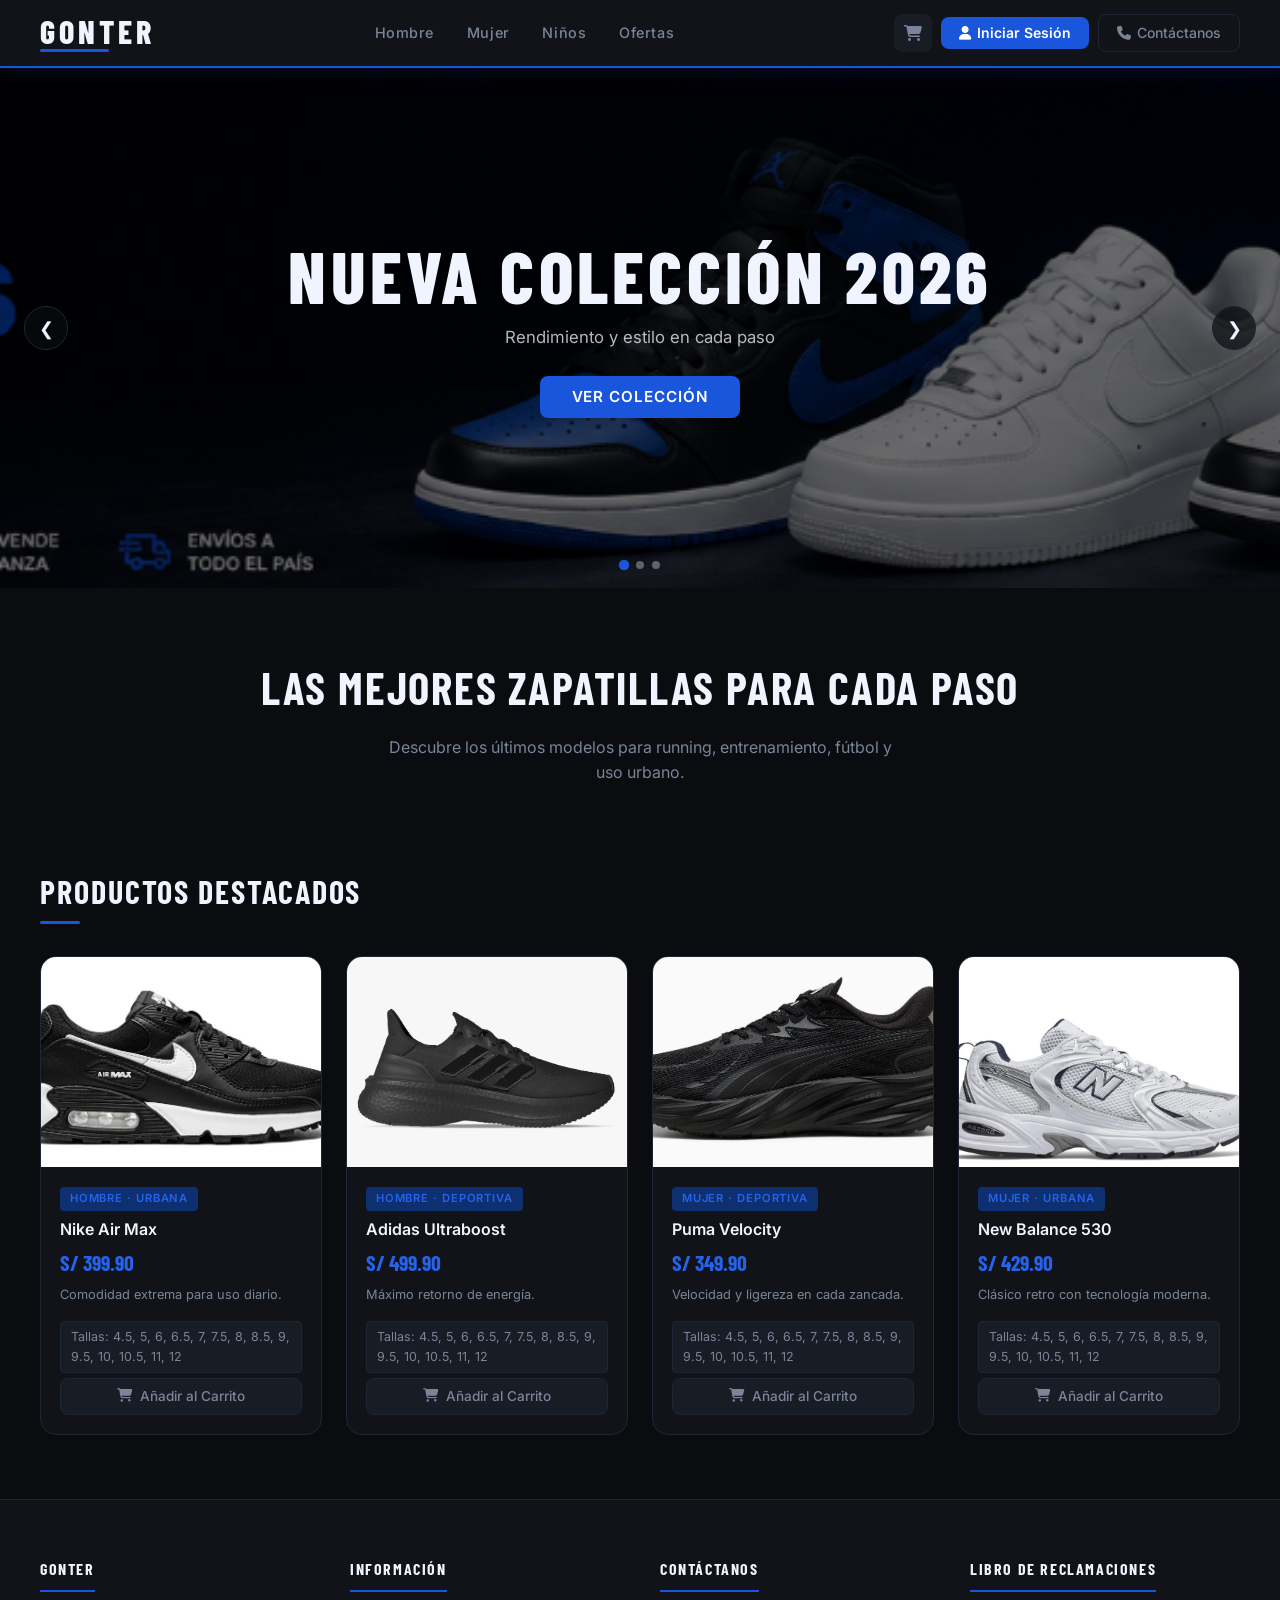
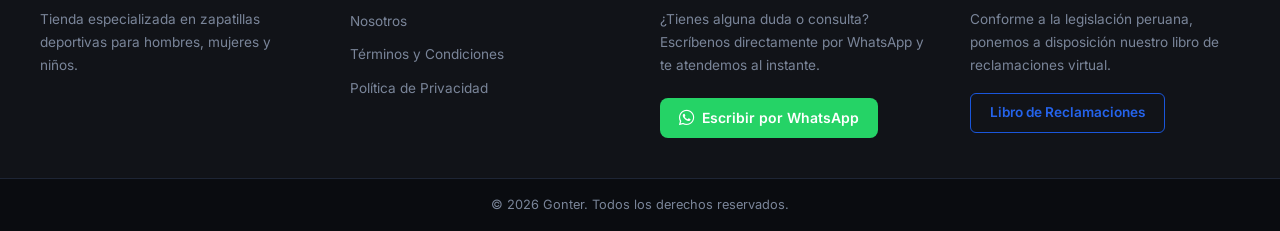
<file: index.html>
<!DOCTYPE html>
<html lang="es">

<head>
  <meta charset="UTF-8" />
  <meta name="viewport" content="width=device-width, initial-scale=1.0" />
  <title>Gonter | Tienda de Zapatillas</title>
  <link rel="stylesheet" href="css/style.css" />
  <link rel="stylesheet" href="https://cdnjs.cloudflare.com/ajax/libs/font-awesome/6.5.1/css/all.min.css" />

<body>

  <!-- HEADER -->
  <header class="header">
    <div class="logo">
      <h1>GONTER</h1>
    </div>

    <nav class="navbar">
      <ul>
        <li><a href="hombres.html?categoria=hombre">Hombre</a></li>
        <li><a href="hombres.html?categoria=mujer">Mujer</a></li>
        <li><a href="hombres.html?categoria=ninos">Niños</a></li>
        <li><a href="hombres.html?categoria=oferta">Ofertas</a></li>
      </ul>
    </nav>

    <div class="header-buttons">
      <button class="cart-btn" title="Carrito" id="cartBtn">
        <i class="fas fa-shopping-cart"></i>
        <span class="cart-count" id="cartCount">0</span>
      </button>

      <!-- Botón visible solo para admin -->
      <a href="dashboard.html" class="dashboard-btn hidden" id="dashboardBtn" title="Control de Ventas">
        <i class="fas fa-chart-line"></i> <span>Control de Ventas</span>
      </a>

      <!-- Botón visible cuando NO hay sesión -->
      <button class="login-btn" id="openLoginBtn">
        <i class="fas fa-user"></i> Iniciar Sesión
      </button>

      <!-- Menú visible cuando SÍ hay sesión -->
      <div class="user-menu hidden" id="userMenu">
        <button class="user-btn" id="userMenuBtn">
          <i class="fas fa-user-circle"></i>
          <span id="userDisplayName">Usuario</span>
          <i class="fas fa-chevron-down"></i>
        </button>
        <div class="user-dropdown" id="userDropdown">
          <a href="#" id="myAccountBtn"><i class="fas fa-id-card"></i> Mi Cuenta</a>
          <a href="#" id="myOrdersBtn"><i class="fas fa-box"></i> Mis Pedidos</a>
          <hr />
          <a href="#" id="logoutBtn" class="logout-link"><i class="fas fa-sign-out-alt"></i> Cerrar Sesión</a>
        </div>
      </div>

      <a href="https://wa.me/51906279775" class="contact-btn">
        <i class="fas fa-phone"></i> Contáctanos
      </a>
    </div>
  </header>

  <!--CARRUSEL-->
  <section class="carousel" id="inicio">
    <div class="slide active">
      <img src="img/banner1.jpg" alt="Banner Principal" />
      <div class="slide-overlay">
        <h2>Nueva Colección 2026</h2>
        <p>Rendimiento y estilo en cada paso</p>
        <button class="slide-cta" onclick="window.location.href='hombres.html'">Ver Colección</button>
      </div>
    </div>
    <div class="slide">
      <img src="img/banner2.jpg" alt="Banner Secundario" />
      <div class="slide-overlay">
        <h2>Running Pro</h2>
        <p>Diseñadas para superar tus límites</p>
        <button class="slide-cta" onclick="window.location.href='hombres.html'">Explorar</button>
      </div>
    </div>
    <div class="slide">
      <img src="img/banner3.jpg" alt="Banner Promocional" />
      <div class="slide-overlay">
        <h2>Ofertas Exclusivas</h2>
        <p>Hasta 40% de descuento esta semana</p>
        <button class="slide-cta" onclick="window.location.href='hombres.html'">Ver Ofertas</button>
      </div>
    </div>
    <button class="prev">&#10094;</button>
    <button class="next">&#10095;</button>
    <div class="slide-dots" id="slideDots"></div>
  </section>

  <!--BIENVENIDA -->
  <section class="welcome">
    <h2>Las mejores zapatillas para cada paso</h2>
    <p>Descubre los últimos modelos para running, entrenamiento, fútbol y uso urbano.</p>
  </section>

  <!--PRODUCTOS DESTACADOS (con CRUD) -->
  <section class="featured-products" id="productos">
    <div class="section-header">
      <h2>Productos Destacados</h2>
      <!-- Solo visible para admin -->
      <button class="add-product-btn hidden" id="addProductBtn">
        <i class="fas fa-plus"></i> Añadir Producto
      </button>
    </div>

    <div class="products-container" id="productsContainer">
      <!-- Los productos se renderizan dinámicamente -->
    </div>
  </section>


  <!--FOOTER -->
  <footer class="footer">
    <div class="footer-column">
      <h3>GONTER</h3>
      <p>Tienda especializada en zapatillas deportivas para hombres, mujeres y niños.</p>
    </div>
    <div class="footer-column">
      <h3>Información</h3>
      <ul>
        <li><a href="#" onclick="openInfoModal('nosotros'); return false;">Nosotros</a></li>
        <li><a href="#" onclick="openInfoModal('terminos'); return false;">Términos y Condiciones</a></li>
        <li><a href="#" onclick="openInfoModal('privacidad'); return false;">Política de Privacidad</a></li>
      </ul>
    </div>
    <div class="footer-column">
      <h3>Contáctanos</h3>
      <p>¿Tienes alguna duda o consulta? Escríbenos directamente por WhatsApp y te atendemos al instante.</p>
      <a href="https://wa.me/51906279775" target="_blank" rel="noopener" class="whatsapp-btn">
        <i class="fab fa-whatsapp"></i> Escribir por WhatsApp
      </a>
    </div>
    <div class="footer-column">
      <h3>Libro de Reclamaciones</h3>
      <p>Conforme a la legislación peruana, ponemos a disposición nuestro libro de reclamaciones virtual.</p>
      <a href="#" onclick="openInfoModal('reclamaciones'); return false;" class="claims-button">Libro de
        Reclamaciones</a>
    </div>
  </footer>

  <div class="copyright">
    <p>© 2026 Gonter. Todos los derechos reservados.</p>
  </div>


  <!-- INFORMACIÓN DEL FOOTER  -->

  <!-- NOSOTROS -->
  <div class="modal-overlay hidden" id="modalNosotros">
    <div class="modal-box modal-info-box">
      <button class="modal-close" onclick="closeModal('modalNosotros')"><i class="fas fa-times"></i></button>
      <h2 class="modal-title">Sobre <span>Nosotros</span></h2>
      <div class="info-content">
        <p><strong>Gonter</strong> es una tienda peruana especializada en calzado deportivo de alta calidad. Nacimos con
          la misión de acercar las mejores marcas del mundo — Nike, Adidas, Puma, New Balance y más — a cada peruano que
          busca rendimiento, comodidad y estilo en cada paso.</p>
        <p>Creemos que el calzado correcto marca la diferencia: en la pista, en el gimnasio, en la calle. Por eso
          seleccionamos cuidadosamente cada modelo que entra a nuestro catálogo, asegurándonos de que cumpla con los más
          altos estándares de calidad.</p>
        <h3>Nuestra Misión</h3>
        <p>Proveer calzado deportivo auténtico y de calidad, con una experiencia de compra simple, rápida y segura para
          todos nuestros clientes en el Perú.</p>
        <h3>Nuestra Visión</h3>
        <p>Convertirnos en la tienda de referencia en calzado deportivo a nivel nacional, reconocida por la confianza,
          el servicio y la variedad de su catálogo.</p>
        <h3>¿Por qué elegirnos?</h3>
        <ul class="info-list">
          <li><i class="fas fa-check-circle"></i> Productos 100% auténticos</li>
          <li><i class="fas fa-check-circle"></i> Envíos a todo el Perú</li>
          <li><i class="fas fa-check-circle"></i> Atención personalizada por WhatsApp</li>
          <li><i class="fas fa-check-circle"></i> Múltiples métodos de pago</li>
          <li><i class="fas fa-check-circle"></i> Garantía de satisfacción en cada compra</li>
        </ul>
      </div>
    </div>
  </div>

  <!-- TÉRMINOS Y CONDICIONES -->
  <div class="modal-overlay hidden" id="modalTerminos">
    <div class="modal-box modal-info-box">
      <button class="modal-close" onclick="closeModal('modalTerminos')"><i class="fas fa-times"></i></button>
      <h2 class="modal-title">Términos y <span>Condiciones</span></h2>
      <div class="info-content">
        <p class="info-date">Última actualización: junio 2026</p>

        <h3>1. Aceptación de los Términos</h3>
        <p>Al acceder y utilizar el sitio web de Gonter, usted acepta los presentes términos y condiciones en su
          totalidad. Si no está de acuerdo con alguno de ellos, le pedimos que no utilice nuestros servicios.</p>

        <h3>2. Uso del Sitio</h3>
        <p>El sitio web de Gonter está destinado exclusivamente para uso personal y no comercial. Queda prohibido
          reproducir, distribuir o modificar cualquier contenido de este sitio sin autorización expresa.</p>

        <h3>3. Registro de Cuenta</h3>
        <p>Para realizar compras, deberá crear una cuenta con información verídica y actualizada. Usted es responsable
          de mantener la confidencialidad de su contraseña y de todas las actividades realizadas desde su cuenta.</p>

        <h3>4. Precios y Pagos</h3>
        <p>Todos los precios están expresados en soles peruanos (S/) e incluyen los impuestos aplicables. Gonter se
          reserva el derecho de modificar los precios sin previo aviso. El cobro se realiza al momento de confirmar la
          compra.</p>

        <h3>5. Envíos y Entregas</h3>
        <p>Los envíos se realizan a nivel nacional a través de operadores logísticos autorizados. Los tiempos de entrega
          varían entre 2 y 7 días hábiles según la ubicación. Gonter no se responsabiliza por demoras ocasionadas por
          factores externos.</p>

        <h3>6. Devoluciones</h3>
        <p>Aceptamos devoluciones dentro de los 7 días calendario posteriores a la recepción del producto, siempre que
          este se encuentre en condiciones originales, sin uso y con su empaque original. Para iniciar una devolución,
          contáctenos por WhatsApp.</p>

        <h3>7. Limitación de Responsabilidad</h3>
        <p>Gonter no será responsable por daños indirectos, incidentales o consecuentes derivados del uso o la
          imposibilidad de uso de nuestros productos o servicios.</p>

        <h3>8. Modificaciones</h3>
        <p>Nos reservamos el derecho de modificar estos términos en cualquier momento. Los cambios entrarán en vigencia
          a partir de su publicación en el sitio web.</p>
      </div>
    </div>
  </div>

  <!-- POLÍTICA DE PRIVACIDAD -->
  <div class="modal-overlay hidden" id="modalPrivacidad">
    <div class="modal-box modal-info-box">
      <button class="modal-close" onclick="closeModal('modalPrivacidad')"><i class="fas fa-times"></i></button>
      <h2 class="modal-title">Política de <span>Privacidad</span></h2>
      <div class="info-content">
        <p class="info-date">Última actualización: junio 2026</p>

        <h3>1. Información que Recopilamos</h3>
        <p>Al registrarte o realizar una compra en Gonter, recopilamos la siguiente información: nombre completo, correo
          electrónico, número de teléfono y datos de pago necesarios para procesar tu pedido.</p>

        <h3>2. Uso de la Información</h3>
        <p>Utilizamos tu información únicamente para:</p>
        <ul class="info-list">
          <li><i class="fas fa-dot-circle"></i> Procesar y gestionar tus pedidos</li>
          <li><i class="fas fa-dot-circle"></i> Comunicarnos contigo sobre el estado de tu compra</li>
          <li><i class="fas fa-dot-circle"></i> Mejorar tu experiencia en nuestra plataforma</li>
          <li><i class="fas fa-dot-circle"></i> Enviarte información sobre promociones (solo si lo autorizas)</li>
        </ul>

        <h3>3. Protección de Datos</h3>
        <p>Gonter implementa medidas de seguridad técnicas y organizativas para proteger tu información personal contra
          accesos no autorizados, alteración, divulgación o destrucción.</p>

        <h3>4. Compartición de Datos</h3>
        <p>No vendemos, alquilamos ni compartimos tu información personal con terceros, salvo cuando sea necesario para
          procesar tu pedido (operadores logísticos, procesadores de pago) o cuando la ley así lo exija.</p>

        <h3>5. Cookies</h3>
        <p>Nuestro sitio utiliza el almacenamiento local del navegador (localStorage) para guardar tu sesión y
          preferencias. No utilizamos cookies de rastreo publicitario.</p>

        <h3>6. Tus Derechos</h3>
        <p>Tienes derecho a acceder, rectificar o eliminar tus datos personales en cualquier momento. Para ejercer estos
          derechos, contáctanos por WhatsApp o desde tu perfil en la plataforma.</p>

        <h3>7. Contacto</h3>
        <p>Para cualquier consulta sobre esta política, puedes escribirnos a través de nuestro WhatsApp: <strong>+51 906
            279 775</strong>.</p>
      </div>
    </div>
  </div>

  <!-- LIBRO DE RECLAMACIONES -->
  <div class="modal-overlay hidden" id="modalReclamaciones">
    <div class="modal-box modal-info-box">
      <button class="modal-close" onclick="closeModal('modalReclamaciones')"><i class="fas fa-times"></i></button>
      <h2 class="modal-title">Libro de <span>Reclamaciones</span></h2>
      <div class="info-content">
        <p>Conforme al <strong>Código de Protección y Defensa del Consumidor (Ley N° 29571)</strong>, Gonter pone a
          disposición de sus clientes el Libro de Reclamaciones Virtual.</p>

        <div class="reclamacion-form">
          <div class="form-group">
            <label>Nombre completo</label>
            <input type="text" id="reclNombre" placeholder="Tu nombre completo" />
          </div>
          <div class="form-group">
            <label>Correo electrónico</label>
            <input type="email" id="reclEmail" placeholder="tucorreo@email.com" />
          </div>
          <div class="form-group">
            <label>Número de pedido <span class="optional">(si aplica)</span></label>
            <input type="text" id="reclPedido" placeholder="GO-00000000" />
          </div>
          <div class="form-group">
            <label>Tipo</label>
            <select id="reclTipo">
              <option value="queja">Queja</option>
              <option value="reclamo">Reclamo</option>
            </select>
          </div>
          <div class="form-group">
            <label>Descripción del problema</label>
            <textarea id="reclDesc" rows="4"
              placeholder="Describe tu queja o reclamo con el mayor detalle posible..."></textarea>
          </div>
          <div class="form-error hidden" id="reclError"></div>
          <button class="btn-primary full-width" onclick="enviarReclamacion()">
            <i class="fas fa-paper-plane"></i> Enviar Reclamación
          </button>
          <p style="font-size:0.78rem;color:var(--muted);margin-top:0.8rem;text-align:center">
            Recibirás respuesta en un plazo máximo de 30 días calendario.
          </p>
        </div>
      </div>
    </div>
  </div>

  <!--LOGIN  REGISTRO-->
  <div class="modal-overlay hidden" id="authModal">
    <div class="modal-box">
      <button class="modal-close" id="closeAuthModal"><i class="fas fa-times"></i></button>

      <!-- Tabs -->
      <div class="auth-tabs">
        <button class="auth-tab active" id="tabLogin" onclick="switchTab('login')">Iniciar Sesión</button>
        <button class="auth-tab" id="tabRegister" onclick="switchTab('register')">Crear Cuenta</button>
      </div>

      <!-- LOGIN FORM -->
      <div id="loginForm">
        <h2 class="modal-title">Bienvenido a <span>Gonter</span></h2>
        <p class="modal-subtitle">Ingresa a tu cuenta para continuar</p>

        <div class="form-group">
          <label>Correo electrónico</label>
          <input type="email" id="loginEmail" placeholder="tucorreo@email.com" autocomplete="email" />
        </div>
        <div class="form-group">
          <label>Contraseña</label>
          <div class="input-icon-wrap">
            <input type="password" id="loginPassword" placeholder="••••••••" autocomplete="current-password" />
            <button class="toggle-pass" onclick="togglePass('loginPassword')"><i class="fas fa-eye"></i></button>
          </div>
        </div>
        <div class="form-row-space">
          <label class="checkbox-label">
            <input type="checkbox" id="rememberMe" /> Recordarme
          </label>
          <a href="#" class="forgot-link">¿Olvidaste tu contraseña?</a>
        </div>

        <div class="form-error hidden" id="loginError"></div>

        <button class="btn-primary full-width" id="loginSubmitBtn" onclick="handleLogin()">
          Iniciar Sesión
        </button>

        <p class="switch-auth">
          ¿No tienes cuenta?
          <a href="#" onclick="switchTab('register')">Regístrate gratis</a>
        </p>
      </div>

      <!-- REGISTER FORM -->
      <div id="registerForm" class="hidden">
        <h2 class="modal-title">Crea tu cuenta en <span>Gonter</span></h2>
        <p class="modal-subtitle">Completa los datos para registrarte</p>

        <div class="form-row-2">
          <div class="form-group">
            <label>Nombre</label>
            <input type="text" id="regNombre" placeholder="Tu nombre" autocomplete="given-name" />
          </div>
          <div class="form-group">
            <label>Apellido</label>
            <input type="text" id="regApellido" placeholder="Tu apellido" autocomplete="family-name" />
          </div>
        </div>
        <div class="form-group">
          <label>Correo electrónico</label>
          <input type="email" id="regEmail" placeholder="tucorreo@email.com" autocomplete="email" />
        </div>
        <div class="form-group">
          <label>Teléfono <span class="optional">(opcional)</span></label>
          <input type="tel" id="regTelefono" placeholder="+51 000 000 000" autocomplete="tel" />
        </div>
        <div class="form-group">
          <label>Contraseña</label>
          <div class="input-icon-wrap">
            <input type="password" id="regPassword" placeholder="Mínimo 6 caracteres" autocomplete="new-password" />
            <button class="toggle-pass" onclick="togglePass('regPassword')"><i class="fas fa-eye"></i></button>
          </div>
        </div>
        <div class="form-group">
          <label>Confirmar Contraseña</label>
          <div class="input-icon-wrap">
            <input type="password" id="regPasswordConfirm" placeholder="Repite tu contraseña"
              autocomplete="new-password" />
            <button class="toggle-pass" onclick="togglePass('regPasswordConfirm')"><i class="fas fa-eye"></i></button>
          </div>
        </div>

        <div class="form-error hidden" id="registerError"></div>

        <button class="btn-primary full-width" id="registerSubmitBtn" onclick="handleRegister()">
          Crear Cuenta
        </button>

        <p class="switch-auth">
          ¿Ya tienes cuenta?
          <a href="#" onclick="switchTab('login')">Inicia sesión</a>
        </p>
      </div>
    </div>
  </div>


  <!-- MODAL: CARRITO -->
  <div class="modal-overlay hidden" id="cartModal">
    <div class="modal-box cart-modal-box">
      <button class="modal-close" id="closeCartModal"><i class="fas fa-times"></i></button>
      <h2 class="modal-title">Tu Carrito</h2>
      <div id="cartItems"></div>
      <div class="cart-footer">
        <div class="cart-total">
          <span>Total:</span>
          <strong id="cartTotal">S/ 0.00</strong>
        </div>
        <button class="btn-primary full-width" onclick="handleCheckout()">
          <i class="fas fa-lock"></i> Proceder al Pago
        </button>
      </div>
    </div>
  </div>


  <!--MÉTODO DE PAGO (no funciona)-->
  <div class="modal-overlay hidden" id="paymentModal">
    <div class="modal-box">
      <button class="modal-close" id="closePaymentModal"><i class="fas fa-times"></i></button>
      <h2 class="modal-title">Método de <span>Pago</span></h2>
      <p class="modal-subtitle">Selecciona cómo deseas pagar tu pedido</p>

      <div class="payment-options" id="paymentOptions">
        <button class="payment-option" data-method="tarjeta" onclick="selectPaymentMethod('tarjeta')">
          <i class="fas fa-credit-card"></i>
          <span>Tarjeta de crédito / débito</span>
        </button>
        <button class="payment-option" data-method="yape" onclick="selectPaymentMethod('yape')">
          <i class="fas fa-mobile-alt"></i>
          <span>Yape / Plin</span>
        </button>
        <button class="payment-option" data-method="transferencia" onclick="selectPaymentMethod('transferencia')">
          <i class="fas fa-university"></i>
          <span>Transferencia bancaria</span>
        </button>
        <button class="payment-option" data-method="efectivo" onclick="selectPaymentMethod('efectivo')">
          <i class="fas fa-money-bill-wave"></i>
          <span>Pago en efectivo (contra entrega)</span>
        </button>
      </div>

      <p class="payment-beta-note">
        <i class="fas fa-info-circle"></i>
        Esta es una simulación beta. No se realizará ningún cobro real.
      </p>

      <div class="cart-total payment-summary">
        <span>Total a pagar:</span>
        <strong id="paymentTotal">S/ 0.00</strong>
      </div>

      <div class="form-error hidden" id="paymentError"></div>

      <button class="btn-primary full-width" id="confirmPaymentBtn" onclick="confirmPayment()">
        <i class="fas fa-check-circle"></i> Confirmar Pago
      </button>
    </div>
  </div>


  <!--COMPRA CONFIRMADA -->
  <div class="modal-overlay hidden" id="successModal">
    <div class="modal-box success-modal-box">
      <div class="success-icon"><i class="fas fa-check"></i></div>
      <h2 class="modal-title success-title">¡Compra Confirmada!</h2>
      <p class="modal-subtitle">Tu pedido <strong id="successOrderId"></strong> ha sido registrado correctamente.</p>
      <button class="btn-primary full-width" onclick="closeModal('successModal')">Continuar comprando</button>
    </div>
  </div>


  <!--GESTIÓN DE PRODUCTO ( Admin)-->
  <div class="modal-overlay hidden" id="productModal">
    <div class="modal-box">
      <button class="modal-close" id="closeProductModal"><i class="fas fa-times"></i></button>
      <h2 class="modal-title" id="productModalTitle">Añadir Producto</h2>

      <input type="hidden" id="productId" />

      <div class="form-group">
        <label>Nombre del producto</label>
        <input type="text" id="productName" placeholder="Nombre del modelo" />
      </div>
      <div class="form-row-2">
        <div class="form-group">
          <label>Precio (S/)</label>
          <input type="number" id="productPrice" placeholder="0.00" step="0.01" min="0" />
        </div>
        <div class="form-group">
          <label>Categoría</label>
          <select id="productCategory">
            <option value="">Seleccionar</option>
            <option value="hombre">Hombre</option>
            <option value="mujer">Mujer</option>
            <option value="ninos">Niños</option>
            <option value="oferta">Oferta</option>
          </select>
        </div>
      </div>
      <div class="form-group">
        <label>Tipo de zapatilla</label>
        <select id="productType">
          <option value="">Seleccionar</option>
          <option value="deportiva">Deportiva</option>
          <option value="urbana">Urbana</option>
        </select>
      </div>
      <div class="form-group">
        <label>Tallas disponibles</label>
        <div class="tallas-checkbox-grid" id="tallasCheckboxGrid">
        </div>
      </div>
      <div class="form-group">
        <label>URL de imagen</label>
        <input type="text" id="productImage" placeholder="img/producto.jpg" />
      </div>
      <div class="form-group">
        <label>Descripción <span class="optional">(opcional)</span></label>
        <textarea id="productDesc" placeholder="Descripción breve del producto" rows="3"></textarea>
      </div>

      <div class="form-error hidden" id="productError"></div>

      <div class="modal-actions">
        <button class="btn-secondary" onclick="closeModal('productModal')">Cancelar</button>
        <button class="btn-primary" id="saveProductBtn" onclick="saveProduct()">Guardar</button>
      </div>
    </div>
  </div>


  <!--MODAL: MI CUENTA (CRUD clientes) -->
  <div class="modal-overlay hidden" id="accountModal">
    <div class="modal-box">
      <button class="modal-close" id="closeAccountModal"><i class="fas fa-times"></i></button>
      <h2 class="modal-title">Mi <span>Cuenta</span></h2>

      <div class="account-tabs">
        <button class="account-tab active" onclick="switchAccountTab('profile')">Perfil</button>
        <button class="account-tab" onclick="switchAccountTab('password')">Contraseña</button>
        <button class="account-tab" onclick="switchAccountTab('delete')">Eliminar Cuenta</button>
      </div>

      <!-- PERFIL -->
      <div id="profileTab">
        <div class="form-row-2">
          <div class="form-group">
            <label>Nombre</label>
            <input type="text" id="accNombre" />
          </div>
          <div class="form-group">
            <label>Apellido</label>
            <input type="text" id="accApellido" />
          </div>
        </div>
        <div class="form-group">
          <label>Correo electrónico</label>
          <input type="email" id="accEmail" />
        </div>
        <div class="form-group">
          <label>Teléfono</label>
          <input type="tel" id="accTelefono" />
        </div>
        <div class="form-error hidden" id="profileError"></div>
        <button class="btn-primary full-width" onclick="saveProfile()">Guardar Cambios</button>
      </div>

      <!-- CONTRASEÑA -->
      <div id="passwordTab" class="hidden">
        <div class="form-group">
          <label>Contraseña actual</label>
          <input type="password" id="currentPass" placeholder="••••••••" />
        </div>
        <div class="form-group">
          <label>Nueva contraseña</label>
          <input type="password" id="newPass" placeholder="Mínimo 6 caracteres" />
        </div>
        <div class="form-group">
          <label>Confirmar nueva contraseña</label>
          <input type="password" id="confirmNewPass" placeholder="••••••••" />
        </div>
        <div class="form-error hidden" id="passwordError"></div>
        <button class="btn-primary full-width" onclick="changePassword()">Actualizar Contraseña</button>
      </div>

      <!-- ELIMINAR CUENTA -->
      <div id="deleteTab" class="hidden">
        <div class="danger-zone">
          <i class="fas fa-exclamation-triangle"></i>
          <h3>Zona de peligro</h3>
          <p>Esta acción es irreversible. Se eliminarán todos tus datos, historial de pedidos y carrito guardado.</p>
          <div class="form-group">
            <label>Escribe tu contraseña para confirmar</label>
            <input type="password" id="deleteConfirmPass" placeholder="••••••••" />
          </div>
          <div class="form-error hidden" id="deleteError"></div>
          <button class="btn-danger full-width" onclick="deleteAccount()">
            <i class="fas fa-trash"></i> Eliminar mi cuenta permanentemente
          </button>
        </div>
      </div>
    </div>
  </div>

  <!--MODAL: MIS PEDIDOS -->
  <div class="modal-overlay hidden" id="ordersModal">
    <div class="modal-box" style="max-width: 700px;">
      <button class="modal-close" onclick="closeModal('ordersModal')"><i class="fas fa-times"></i></button>
      <h2 class="modal-title">Mis <span>Pedidos</span></h2>
      
      <div class="orders-tabs-container">
        <button class="orders-tab-btn active" onclick="switchOrdersTab('activos')">
          <i class="fas fa-clock"></i> Pedidos Activos
        </button>
        <button class="orders-tab-btn" onclick="switchOrdersTab('cancelados')">
          <i class="fas fa-times-circle"></i> Pedidos Cancelados
        </button>
      </div>
 
      <div id="activeOrdersList"></div>
      <div id="cancelledOrdersList" class="hidden"></div>
    </div>
  </div>

  <!--TOAST DE NOTIFICACIONES -->
  <div class="toast-container" id="toastContainer"></div>


  <!-- ═══════════════════════════════════════════
       JAVASCRIPT
  ════════════════════════════════════════════ -->
  <script>

    // 
    // ESTADO GLOBAL
    // 

    let currentUser = null;
    let cart = [];
    let editingProductId = null;
    let selectedPaymentMethod = null;

    const ADMIN = { id: 0, nombre: 'Admin', apellido: 'Gonter', email: 'admin@gonter.com', password: 'gonter2026', role: 'admin' };
    let users = JSON.parse(localStorage.getItem('gonter_users') || '[]');

    const TALLAS_DISPONIBLES = ['4.5', '5', '6', '6.5', '7', '7.5', '8', '8.5', '9', '9.5', '10', '10.5', '11', '12'];

    // Productos con tallas incluidas
    let products = JSON.parse(localStorage.getItem('gonter_products') || 'null') || [
      { id: 1, name: 'Nike Air Max', price: 399.90, image: 'img/zapatilla1.jpg', category: 'hombre', type: 'urbana', desc: 'Comodidad extrema para uso diario.', rating: 4.8, tallas: ['4.5', '5', '6', '6.5', '7', '7.5', '8', '8.5', '9', '9.5', '10', '10.5', '11', '12'] },
      { id: 2, name: 'Adidas Ultraboost', price: 499.90, image: 'img/zapatilla2.jpg', category: 'hombre', type: 'deportiva', desc: 'Máximo retorno de energía.', rating: 4.9, tallas: ['4.5', '5', '6', '6.5', '7', '7.5', '8', '8.5', '9', '9.5', '10', '10.5', '11', '12'] },
      { id: 3, name: 'Puma Velocity', price: 349.90, image: 'img/zapatilla3.jpg', category: 'mujer', type: 'deportiva', desc: 'Velocidad y ligereza en cada zancada.', rating: 4.5, tallas: ['4.5', '5', '6', '6.5', '7', '7.5', '8', '8.5', '9', '9.5', '10', '10.5', '11', '12'] },
      { id: 4, name: 'New Balance 530', price: 429.90, image: 'img/zapatilla4.jpg', category: 'mujer', type: 'urbana', desc: 'Clásico retro con tecnología moderna.', rating: 4.7, tallas: ['4.5', '5', '6', '6.5', '7', '7.5', '8', '8.5', '9', '9.5', '10', '10.5', '11', '12'] },
    ];

    let sales = JSON.parse(localStorage.getItem('gonter_sales') || '[]');

    function saveProducts() {
      localStorage.setItem('gonter_products', JSON.stringify(products));
    }

    function saveUsers() {
      localStorage.setItem('gonter_users', JSON.stringify(users));
    }

    function saveSales() {
      localStorage.setItem('gonter_sales', JSON.stringify(sales));
    }


    // ══════════════════════════════════════════
    // RENDER DE PRODUCTOS
    // ══════════════════════════════════════════

    function renderProducts() {
      const container = document.getElementById('productsContainer');
      const isAdmin = currentUser && currentUser.role === 'admin';

      if (products.length === 0) {
        container.innerHTML = '<p class="no-products">No hay productos disponibles aún.</p>';
        return;
      }

      container.innerHTML = products.map(p => `
        <article class="product-card" data-id="${p.id}">
          <div class="product-img-wrap">
            <img src="${p.image}" alt="${p.name}" onerror="this.src='img/placeholder.jpg'" />
            ${isAdmin ? `
              <div class="product-admin-actions">
                <button class="prod-edit-btn" onclick="openEditProduct(${p.id})" title="Editar">
                  <i class="fas fa-edit"></i>
                </button>
                <button class="prod-delete-btn" onclick="deleteProduct(${p.id})" title="Eliminar">
                  <i class="fas fa-trash"></i>
                </button>
              </div>` : ''}
          </div>
          <div class="product-info">
            <span class="product-category">${p.category}${p.type ? ' · ' + p.type : ''}</span>
            <h3>${p.name}</h3>
            <p class="product-price">S/ ${p.price.toFixed(2)}</p>
            ${p.desc ? `<p class="product-desc">${p.desc}</p>` : ''}
           <p class="product-tallas">Tallas: ${(p.tallas && p.tallas.length > 0) ? p.tallas.join(', ') : 'Consultar'}</p>
            <button class="btn-add-cart" onclick="openSizeSelector(${p.id})">
              <i class="fas fa-shopping-cart"></i> Añadir al Carrito
            </button>
          </div>
        </article>
      `).join('');

      document.getElementById('addProductBtn').classList.toggle('hidden', !isAdmin);
      document.getElementById('dashboardBtn').classList.toggle('hidden', !isAdmin);
    }


    // ══════════════════════════════════════════
    // SELECTOR DE TALLAS AL AÑADIR AL CARRITO
    // ══════════════════════════════════════════

    function openSizeSelector(productId) {
      if (!currentUser) {
        showToast('Debes iniciar sesión para añadir productos al carrito.', 'warning');
        openModal('authModal');
        switchTab('login');
        return;
      }

      const product = products.find(p => p.id === productId);
      if (!product || !product.tallas || product.tallas.length === 0) {
        showToast('Este producto no tiene tallas disponibles.', 'error');
        return;
      }

      // Crear modal de selección de talla
      const overlay = document.createElement('div');
      overlay.className = 'modal-overlay';
      overlay.id = 'sizeSelectorOverlay';
      overlay.innerHTML = `
        <div class="modal-box" style="max-width: 500px;">
          <button class="modal-close" onclick="closeSizeSelector()">
            <i class="fas fa-times"></i>
          </button>
          <h2 class="modal-title">Selecciona tu <span>Talla</span></h2>
          <p class="modal-subtitle">${product.name} - S/ ${product.price.toFixed(2)}</p>
          
          <div class="size-selector-grid">
            ${product.tallas.map(talla => `
              <button class="size-selector-btn" onclick="selectSizeAndAdd(${productId}, '${talla}')">
                ${talla}
              </button>
            `).join('')}
          </div>
        </div>
      `;

      document.body.appendChild(overlay);
      overlay.classList.remove('hidden');
      document.body.style.overflow = 'hidden';

      // Cerrar al click fuera
      overlay.addEventListener('click', (e) => {
        if (e.target === overlay) closeSizeSelector();
      });
    }

    function closeSizeSelector() {
      const overlay = document.getElementById('sizeSelectorOverlay');
      if (overlay) {
        overlay.remove();
        document.body.style.overflow = '';
      }
    }

    function selectSizeAndAdd(productId, talla) {
      closeSizeSelector();

      const product = products.find(p => p.id === productId);
      if (!product) return;

      const existing = cart.find(c => c.id === productId && c.talla === talla);
      if (existing) {
        existing.qty++;
      } else {
        cart.push({
          ...product,
          qty: 1,
          talla: talla,
          cartItemId: Date.now() // ID único para el item del carrito
        });
      }

      updateCartCount();
      showToast(`${product.name} (Talla ${talla}) añadido al carrito.`, 'success');
    }


    // ══════════════════════════════════════════
    // CARRITO
    // ══════════════════════════════════════════

    function removeFromCart(productId, talla) {
      cart = cart.filter(c => !(c.id === productId && c.talla === talla));
      updateCartCount();
      renderCart();
    }

    function updateQty(productId, delta, talla) {
      const item = cart.find(c => c.id === productId && c.talla === talla);
      if (!item) return;
      item.qty += delta;
      if (item.qty <= 0) removeFromCart(productId, talla);
      else renderCart();
      updateCartCount();
    }

    function updateCartCount() {
      const total = cart.reduce((sum, c) => sum + c.qty, 0);
      document.getElementById('cartCount').textContent = total;
      document.getElementById('cartCount').classList.toggle('hidden', total === 0);
    }

    function renderCart() {
      const el = document.getElementById('cartItems');
      if (cart.length === 0) {
        el.innerHTML = '<p class="empty-cart"><i class="fas fa-shopping-cart"></i><br/>Tu carrito está vacío.</p>';
        document.getElementById('cartTotal').textContent = 'S/ 0.00';
        return;
      }

      el.innerHTML = cart.map(item => `
        <div class="cart-item">
          <img src="${item.image}" alt="${item.name}" onerror="this.src='img/placeholder.jpg'" />
          <div class="cart-item-info">
            <strong>${item.name}</strong>
            ${item.talla ? `<span style="font-size:0.8rem;color:#ff5722;font-weight:600;">Talla: ${item.talla}</span>` : ''}
            <span class="cart-item-price">S/ ${item.price.toFixed(2)}</span>
          </div>
          <div class="cart-item-qty">
            <button onclick="updateQty(${item.id}, -1, '${item.talla || ''}')">−</button>
            <span>${item.qty}</span>
            <button onclick="updateQty(${item.id}, 1, '${item.talla || ''}')">+</button>
          </div>
          <button class="cart-item-remove" onclick="removeFromCart(${item.id}, '${item.talla || ''}')">
            <i class="fas fa-times"></i>
          </button>
        </div>
      `).join('');

      const total = cart.reduce((sum, c) => sum + c.price * c.qty, 0);
      document.getElementById('cartTotal').textContent = `S/ ${total.toFixed(2)}`;
    }

    function getCartTotal() {
      return cart.reduce((sum, c) => sum + c.price * c.qty, 0);
    }


    // ══════════════════════════════════════════
    // CHECKOUT
    // ══════════════════════════════════════════

    function handleCheckout() {
      if (cart.length === 0) {
        showToast('Tu carrito está vacío.', 'warning');
        return;
      }

      if (!currentUser) {
        showToast('Inicia sesión para confirmar tu compra.', 'warning');
        closeModal('cartModal');
        switchTab('login');
        openModal('authModal');
        return;
      }

      closeModal('cartModal');
      openPaymentModal();
    }

    function openPaymentModal() {
      selectedPaymentMethod = null;
      document.querySelectorAll('.payment-option').forEach(btn => btn.classList.remove('selected'));
      clearError('paymentError');
      document.getElementById('paymentTotal').textContent = `S/ ${getCartTotal().toFixed(2)}`;
      openModal('paymentModal');
    }

    function selectPaymentMethod(method) {
      selectedPaymentMethod = method;
      document.querySelectorAll('.payment-option').forEach(btn => {
        btn.classList.toggle('selected', btn.dataset.method === method);
      });
      clearError('paymentError');
    }

    function confirmPayment() {
      clearError('paymentError');

      if (!selectedPaymentMethod) {
        showError('paymentError', 'Selecciona un método de pago para continuar.');
        return;
      }

      const order = {
        id: 'GO-' + Date.now().toString().slice(-8),
        date: new Date().toISOString(),
        customerId: currentUser.id,
        customerName: `${currentUser.nombre} ${currentUser.apellido}`,
        customerEmail: currentUser.email,
        items: cart.map(c => ({ id: c.id, name: c.name, price: c.price, qty: c.qty, category: c.category, talla: c.talla })),
        total: getCartTotal(),
        paymentMethod: selectedPaymentMethod,
        status: 'confirmado'
      };

      sales.push(order);
      saveSales();

      cart = [];
      updateCartCount();

      closeModal('paymentModal');
      document.getElementById('successOrderId').textContent = `#${order.id}`;
      openModal('successModal');
      showToast('Pago confirmado y registrado en Control de Ventas.', 'success');
    }


    // ══════════════════════════════════════════
    // AUTH: LOGIN / REGISTRO / LOGOUT
    // ══════════════════════════════════════════

    function handleLogin() {
      const email = document.getElementById('loginEmail').value.trim();
      const password = document.getElementById('loginPassword').value;

      clearError('loginError');

      if (!email || !password) {
        showError('loginError', 'Por favor completa todos los campos.');
        return;
      }

      const user = [ADMIN, ...users].find(u => u.email === email && u.password === password);
      if (!user) {
        showError('loginError', 'Correo o contraseña incorrectos.');
        return;
      }

      loginUser(user);
      closeModal('authModal');
      showToast(`¡Bienvenido de nuevo, ${user.nombre}!`, 'success');
    }

    function handleRegister() {
      const nombre = document.getElementById('regNombre').value.trim();
      const apellido = document.getElementById('regApellido').value.trim();
      const email = document.getElementById('regEmail').value.trim();
      const telefono = document.getElementById('regTelefono').value.trim();
      const password = document.getElementById('regPassword').value;
      const confirm = document.getElementById('regPasswordConfirm').value;

      clearError('registerError');

      if (!nombre || !apellido || !email || !password) {
        showError('registerError', 'Completa todos los campos obligatorios.');
        return;
      }
      if (!/\S+@\S+\.\S+/.test(email)) {
        showError('registerError', 'Ingresa un correo electrónico válido.');
        return;
      }
      if (password.length < 6) {
        showError('registerError', 'La contraseña debe tener al menos 6 caracteres.');
        return;
      }
      if (password !== confirm) {
        showError('registerError', 'Las contraseñas no coinciden.');
        return;
      }
      if (email === ADMIN.email || users.find(u => u.email === email)) {
        showError('registerError', 'Ya existe una cuenta con ese correo.');
        return;
      }

      const newUser = { id: Date.now(), nombre, apellido, email, telefono, password, role: 'cliente' };
      users.push(newUser);
      saveUsers();

      loginUser(newUser);
      closeModal('authModal');
      showToast(`¡Cuenta creada! Bienvenido, ${nombre}.`, 'success');
    }

    function loginUser(user) {
      currentUser = user;
      localStorage.setItem('gonter_session', JSON.stringify({ id: user.id, nombre: user.nombre, email: user.email, role: user.role }));
      document.getElementById('userDisplayName').textContent = user.nombre;
      document.getElementById('openLoginBtn').classList.add('hidden');
      document.getElementById('userMenu').classList.remove('hidden');
      renderProducts();
    }

    document.getElementById('logoutBtn').addEventListener('click', (e) => {
      e.preventDefault();
      currentUser = null;
      cart = [];
      localStorage.removeItem('gonter_session');
      updateCartCount();
      document.getElementById('openLoginBtn').classList.remove('hidden');
      document.getElementById('userMenu').classList.add('hidden');
      document.getElementById('userDropdown').classList.remove('open');
      renderProducts();
      showToast('Sesión cerrada correctamente.', 'info');
    });


    // ══════════════════════════════════════════
    // CRUD PRODUCTOS (CON TALLAS)
    // ══════════════════════════════════════════

    function renderTallasCheckboxes(selectedTallas = []) {
      const container = document.getElementById('tallasCheckboxGrid');
      container.innerHTML = TALLAS_DISPONIBLES.map(talla => `
        <label class="talla-checkbox-label">
          <input type="checkbox" value="${talla}" ${selectedTallas.includes(talla) ? 'checked' : ''} />
          <span>${talla}</span>
        </label>
      `).join('');
    }

    document.getElementById('addProductBtn').addEventListener('click', () => {
      openAddProduct();
    });

    function openAddProduct() {
      editingProductId = null;
      document.getElementById('productModalTitle').textContent = 'Añadir Producto';
      document.getElementById('productId').value = '';
      document.getElementById('productName').value = '';
      document.getElementById('productPrice').value = '';
      document.getElementById('productCategory').value = '';
      document.getElementById('productType').value = '';
      document.getElementById('productImage').value = '';
      document.getElementById('productDesc').value = '';
      renderTallasCheckboxes([]);
      clearError('productError');
      openModal('productModal');
    }

    function openEditProduct(id) {
      const p = products.find(x => x.id === id);
      if (!p) return;
      editingProductId = id;
      document.getElementById('productModalTitle').textContent = 'Editar Producto';
      document.getElementById('productId').value = p.id;
      document.getElementById('productName').value = p.name;
      document.getElementById('productPrice').value = p.price;
      document.getElementById('productCategory').value = p.category;
      document.getElementById('productType').value = p.type || '';
      document.getElementById('productImage').value = p.image;
      document.getElementById('productDesc').value = p.desc || '';
      renderTallasCheckboxes(p.tallas || []);
      clearError('productError');
      openModal('productModal');
    }

    function saveProduct() {
      const name = document.getElementById('productName').value.trim();
      const price = parseFloat(document.getElementById('productPrice').value);
      const category = document.getElementById('productCategory').value;
      const type = document.getElementById('productType').value;
      const image = document.getElementById('productImage').value.trim();
      const desc = document.getElementById('productDesc').value.trim();

      // Obtener tallas seleccionadas
      const tallasSeleccionadas = Array.from(document.querySelectorAll('#tallasCheckboxGrid input[type="checkbox"]:checked'))
        .map(cb => cb.value);

      clearError('productError');

      if (!name || isNaN(price) || !category || !image) {
        showError('productError', 'Completa todos los campos obligatorios.');
        return;
      }

      if (tallasSeleccionadas.length === 0) {
        showError('productError', 'Selecciona al menos una talla.');
        return;
      }

      if (editingProductId) {
        const idx = products.findIndex(p => p.id === editingProductId);
        products[idx] = { ...products[idx], name, price, category, type, image, desc, tallas: tallasSeleccionadas };
        showToast('Producto actualizado.', 'success');
      } else {
        products.push({ id: Date.now(), name, price, category, type, image, desc, tallas: tallasSeleccionadas });
        showToast('Producto añadido.', 'success');
      }

      saveProducts();
      renderProducts();
      closeModal('productModal');
    }

    function deleteProduct(id) {
      if (!confirm('¿Seguro que deseas eliminar este producto?')) return;
      products = products.filter(p => p.id !== id);
      saveProducts();
      renderProducts();
      showToast('Producto eliminado.', 'info');
    }


    // ══════════════════════════════════════════
    // MIS PEDIDOS
    // ══════════════════════════════════════════

    document.getElementById('myOrdersBtn').addEventListener('click', (e) => {
      e.preventDefault();
      if (!currentUser) {
        showToast('Inicia sesión para ver tus pedidos.', 'warning');
        return;
      }
      document.getElementById('userDropdown').classList.remove('open');
      switchOrdersTab('activos');
      openModal('ordersModal');
    });

function switchOrdersTab(tab) {
  document.querySelectorAll('.orders-tab-btn').forEach((btn, i) => {
    btn.classList.toggle('active', (tab === 'activos' && i === 0) || (tab === 'cancelados' && i === 1));
  });
  
  const userOrders = sales.filter(o => o.customerId === currentUser?.id);
  const activeOrders = userOrders.filter(o => o.status !== 'cancelado');
  const cancelledOrders = userOrders.filter(o => o.status === 'cancelado');

  document.getElementById('activeOrdersList').classList.toggle('hidden', tab !== 'activos');
  document.getElementById('cancelledOrdersList').classList.toggle('hidden', tab !== 'cancelados');

  if (tab === 'activos') {
    document.getElementById('activeOrdersList').innerHTML = activeOrders.length ? activeOrders.reverse().map(o => `
      <div class="order-card">
        <div class="order-header">
          <span class="order-id">#${o.id}</span>
          <span class="order-status ${o.status}">${o.status}</span>
        </div>
        <p class="order-date">${new Date(o.date).toLocaleDateString()}</p>
        ${o.items.map(i => `<p class="order-item">${i.name} ${i.talla ? '(Talla: ' + i.talla + ')' : ''} x${i.qty}</p>`).join('')}
        <p class="order-total">S/ ${o.total.toFixed(2)}</p>
        <button class="btn-cancel-order" onclick="cancelOrder('${o.id}')">
          <i class="fas fa-times"></i> Cancelar Pedido
        </button>
      </div>
    `).join('') : '<div class="empty-state"><i class="fas fa-box-open"></i><h3>Sin pedidos activos</h3></div>';
  } else {
    document.getElementById('cancelledOrdersList').innerHTML = cancelledOrders.length ? cancelledOrders.reverse().map(o => `
      <div class="order-card cancelled">
        <div class="order-header">
          <span class="order-id">#${o.id}</span>
          <span class="order-status cancelado">Cancelado</span>
        </div>
        <p class="order-date">${new Date(o.date).toLocaleDateString()}</p>
        <p class="order-total">S/ ${o.total.toFixed(2)}</p>
      </div>
    `).join('') : '<div class="empty-state"><i class="fas fa-check-circle"></i><h3>Sin pedidos cancelados</h3></div>';
  }
}

function cancelOrder(orderId) {
  if (!confirm('¿Cancelar este pedido?')) return;
  const order = sales.find(o => o.id === orderId);
  if (order) { 
    order.status = 'cancelado'; 
    saveSales(); 
    switchOrdersTab('activos'); 
    showToast('Pedido cancelado', 'success'); 
  }
}


    // ══════════════════════════════════════════
    // CRUD MI CUENTA
    // ══════════════════════════════════════════

    document.getElementById('myAccountBtn').addEventListener('click', (e) => {
      e.preventDefault();
      if (!currentUser) return;
      document.getElementById('accNombre').value = currentUser.nombre;
      document.getElementById('accApellido').value = currentUser.apellido;
      document.getElementById('accEmail').value = currentUser.email;
      document.getElementById('accTelefono').value = currentUser.telefono || '';
      switchAccountTab('profile');
      openModal('accountModal');
      document.getElementById('userDropdown').classList.remove('open');
    });

    function saveProfile() {
      const nombre = document.getElementById('accNombre').value.trim();
      const apellido = document.getElementById('accApellido').value.trim();
      const email = document.getElementById('accEmail').value.trim();
      const telefono = document.getElementById('accTelefono').value.trim();

      clearError('profileError');

      if (!nombre || !apellido || !email) {
        showError('profileError', 'Nombre, apellido y correo son obligatorios.');
        return;
      }

      if (currentUser.role === 'admin') {
        showError('profileError', 'La cuenta de administrador no puede editarse desde aquí.');
        return;
      }

      const emailConflict = users.find(u => u.email === email && u.id !== currentUser.id);
      if (emailConflict || email === ADMIN.email) {
        showError('profileError', 'Ese correo ya está en uso por otra cuenta.');
        return;
      }

      const idx = users.findIndex(u => u.id === currentUser.id);
      users[idx] = { ...users[idx], nombre, apellido, email, telefono };
      currentUser = users[idx];
      saveUsers();

      document.getElementById('userDisplayName').textContent = nombre;
      showToast('Perfil actualizado correctamente.', 'success');
      closeModal('accountModal');
    }

    function changePassword() {
      const current = document.getElementById('currentPass').value;
      const newP = document.getElementById('newPass').value;
      const confirm = document.getElementById('confirmNewPass').value;

      clearError('passwordError');

      if (currentUser.role === 'admin') {
        showError('passwordError', 'La contraseña del administrador no puede cambiarse desde aquí.');
        return;
      }

      if (!current || !newP || !confirm) {
        showError('passwordError', 'Completa todos los campos.');
        return;
      }
      if (current !== currentUser.password) {
        showError('passwordError', 'La contraseña actual es incorrecta.');
        return;
      }
      if (newP.length < 6) {
        showError('passwordError', 'La nueva contraseña debe tener al menos 6 caracteres.');
        return;
      }
      if (newP !== confirm) {
        showError('passwordError', 'Las contraseñas nuevas no coinciden.');
        return;
      }

      const idx = users.findIndex(u => u.id === currentUser.id);
      users[idx].password = newP;
      currentUser.password = newP;
      saveUsers();

      document.getElementById('currentPass').value = '';
      document.getElementById('newPass').value = '';
      document.getElementById('confirmNewPass').value = '';
      showToast('Contraseña actualizada.', 'success');
    }

    function deleteAccount() {
      const pass = document.getElementById('deleteConfirmPass').value;
      clearError('deleteError');

      if (currentUser.role === 'admin') {
        showError('deleteError', 'La cuenta de administrador no puede eliminarse.');
        return;
      }

      if (!pass) {
        showError('deleteError', 'Ingresa tu contraseña para confirmar.');
        return;
      }
      if (pass !== currentUser.password) {
        showError('deleteError', 'Contraseña incorrecta.');
        return;
      }

      users = users.filter(u => u.id !== currentUser.id);
      saveUsers();
      closeModal('accountModal');

      currentUser = null;
      cart = [];
      updateCartCount();
      document.getElementById('openLoginBtn').classList.remove('hidden');
      document.getElementById('userMenu').classList.add('hidden');
      renderProducts();
      showToast('Tu cuenta ha sido eliminada.', 'info');
    }


    // ══════════════════════════════════════════
    // HELPERS UI
    // ══════════════════════════════════════════

    function openModal(id) {
      document.getElementById(id).classList.remove('hidden');
      document.body.style.overflow = 'hidden';
    }

    function closeModal(id) {
      document.getElementById(id).classList.add('hidden');
      document.body.style.overflow = '';
    }

    function switchTab(tab) {
      document.getElementById('loginForm').classList.toggle('hidden', tab !== 'login');
      document.getElementById('registerForm').classList.toggle('hidden', tab !== 'register');
      document.getElementById('tabLogin').classList.toggle('active', tab === 'login');
      document.getElementById('tabRegister').classList.toggle('active', tab === 'register');
    }

    function switchAccountTab(tab) {
      ['profile', 'password', 'delete'].forEach(t => {
        document.getElementById(t + 'Tab').classList.toggle('hidden', t !== tab);
      });
      document.querySelectorAll('.account-tab').forEach((btn, i) => {
        btn.classList.toggle('active', ['profile', 'password', 'delete'][i] === tab);
      });
    }

    function togglePass(id) {
      const input = document.getElementById(id);
      const icon = input.nextElementSibling.querySelector('i');
      if (input.type === 'password') {
        input.type = 'text';
        icon.className = 'fas fa-eye-slash';
      } else {
        input.type = 'password';
        icon.className = 'fas fa-eye';
      }
    }

    function showError(id, msg) {
      const el = document.getElementById(id);
      el.textContent = msg;
      el.classList.remove('hidden');
    }

    function clearError(id) {
      const el = document.getElementById(id);
      el.textContent = '';
      el.classList.add('hidden');
    }

    function showToast(msg, type = 'info') {
      const container = document.getElementById('toastContainer');
      const toast = document.createElement('div');
      toast.className = `toast toast-${type}`;
      const icons = { success: 'fa-check-circle', warning: 'fa-exclamation-circle', info: 'fa-info-circle', error: 'fa-times-circle' };
      toast.innerHTML = `<i class="fas ${icons[type] || icons.info}"></i> ${msg}`;
      container.appendChild(toast);
      setTimeout(() => toast.classList.add('show'), 10);
      setTimeout(() => {
        toast.classList.remove('show');
        setTimeout(() => toast.remove(), 400);
      }, 3500);
    }

    function scrollToProducts() {
      document.getElementById('productos').scrollIntoView({ behavior: 'smooth' });
    }

    // Cerrar modales al click fuera
    document.querySelectorAll('.modal-overlay').forEach(overlay => {
      overlay.addEventListener('click', (e) => {
        if (e.target === overlay) closeModal(overlay.id);
      });
    });

    // Botones de cerrar modal
    document.getElementById('closeAuthModal').addEventListener('click', () => closeModal('authModal'));
    document.getElementById('closeCartModal').addEventListener('click', () => closeModal('cartModal'));
    document.getElementById('closePaymentModal').addEventListener('click', () => closeModal('paymentModal'));
    document.getElementById('closeProductModal').addEventListener('click', () => closeModal('productModal'));
    document.getElementById('closeAccountModal').addEventListener('click', () => closeModal('accountModal'));

    // Abrir modal de login
    document.getElementById('openLoginBtn').addEventListener('click', () => {
      switchTab('login');
      openModal('authModal');
    });

    // Abrir carrito
    document.getElementById('cartBtn').addEventListener('click', () => {
      if (!currentUser) {
        showToast('Inicia sesión para ver tu carrito.', 'warning');
        switchTab('login');
        openModal('authModal');
        return;
      }
      renderCart();
      openModal('cartModal');
    });

    // Toggle dropdown usuario
    document.getElementById('userMenuBtn').addEventListener('click', () => {
      document.getElementById('userDropdown').classList.toggle('open');
    });
    document.addEventListener('click', (e) => {
      if (!document.getElementById('userMenu').contains(e.target)) {
        document.getElementById('userDropdown').classList.remove('open');
      }
    });


    // ══════════════════════════════════════════
    // CARRUSEL
    // ══════════════════════════════════════════

    const slides = document.querySelectorAll('.slide');
    const nextBtn = document.querySelector('.next');
    const prevBtn = document.querySelector('.prev');
    const dotsContainer = document.getElementById('slideDots');
    let currentSlide = 0;
    let autoSlide;

    slides.forEach((_, i) => {
      const dot = document.createElement('button');
      dot.className = 'dot' + (i === 0 ? ' active' : '');
      dot.addEventListener('click', () => goToSlide(i));
      dotsContainer.appendChild(dot);
    });

    function goToSlide(index) {
      slides[currentSlide].classList.remove('active');
      document.querySelectorAll('.dot')[currentSlide].classList.remove('active');
      currentSlide = (index + slides.length) % slides.length;
      slides[currentSlide].classList.add('active');
      document.querySelectorAll('.dot')[currentSlide].classList.add('active');
    }

    function startAutoSlide() {
      autoSlide = setInterval(() => goToSlide(currentSlide + 1), 5000);
    }

    function resetAutoSlide() {
      clearInterval(autoSlide);
      startAutoSlide();
    }

    nextBtn.addEventListener('click', () => { goToSlide(currentSlide + 1); resetAutoSlide(); });
    prevBtn.addEventListener('click', () => { goToSlide(currentSlide - 1); resetAutoSlide(); });
    startAutoSlide();


    // ══════════════════════════════════════════
    // MODALES DE INFORMACIÓN (FOOTER)
    // ══════════════════════════════════════════

    const infoModalMap = {
      nosotros: 'modalNosotros',
      terminos: 'modalTerminos',
      privacidad: 'modalPrivacidad',
      reclamaciones: 'modalReclamaciones',
    };

    function openInfoModal(key) {
      const id = infoModalMap[key];
      if (id) openModal(id);
    }

    ['modalNosotros', 'modalTerminos', 'modalPrivacidad', 'modalReclamaciones'].forEach(id => {
      const el = document.getElementById(id);
      if (el) el.addEventListener('click', e => { if (e.target === el) closeModal(id); });
    });

    function enviarReclamacion() {
      const nombre = document.getElementById('reclNombre').value.trim();
      const email = document.getElementById('reclEmail').value.trim();
      const desc = document.getElementById('reclDesc').value.trim();

      clearError('reclError');

      if (!nombre || !email || !desc) {
        showError('reclError', 'Completa los campos obligatorios: nombre, correo y descripción.');
        return;
      }
      if (!/\S+@\S+\.\S+/.test(email)) {
        showError('reclError', 'Ingresa un correo electrónico válido.');
        return;
      }

      const reclamaciones = JSON.parse(localStorage.getItem('gonter_reclamaciones') || '[]');
      reclamaciones.push({
        id: 'REC-' + Date.now().toString().slice(-6),
        date: new Date().toISOString(),
        nombre,
        email,
        pedido: document.getElementById('reclPedido').value.trim(),
        tipo: document.getElementById('reclTipo').value,
        desc,
      });
      localStorage.setItem('gonter_reclamaciones', JSON.stringify(reclamaciones));

      document.getElementById('reclNombre').value = '';
      document.getElementById('reclEmail').value = '';
      document.getElementById('reclPedido').value = '';
      document.getElementById('reclDesc').value = '';
      closeModal('modalReclamaciones');
      showToast('Reclamación enviada. Te responderemos en hasta 30 días.', 'success');
    }


    // ══════════════════════════════════════════
    // INIT
    // ══════════════════════════════════════════

    (function restoreSession() {
      const saved = JSON.parse(localStorage.getItem('gonter_session') || 'null');
      if (!saved) return;

      let user = null;
      if (saved.role === 'admin' && saved.email === ADMIN.email) {
        user = ADMIN;
      } else {
        user = users.find(u => u.id === saved.id && u.email === saved.email);
      }

      if (user) {
        currentUser = user;
        document.getElementById('userDisplayName').textContent = user.nombre;
        document.getElementById('openLoginBtn').classList.add('hidden');
        document.getElementById('userMenu').classList.remove('hidden');
      } else {
        localStorage.removeItem('gonter_session');
      }
    })();

    renderProducts();
    updateCartCount();

  </script>

</body>

</html>
</file>
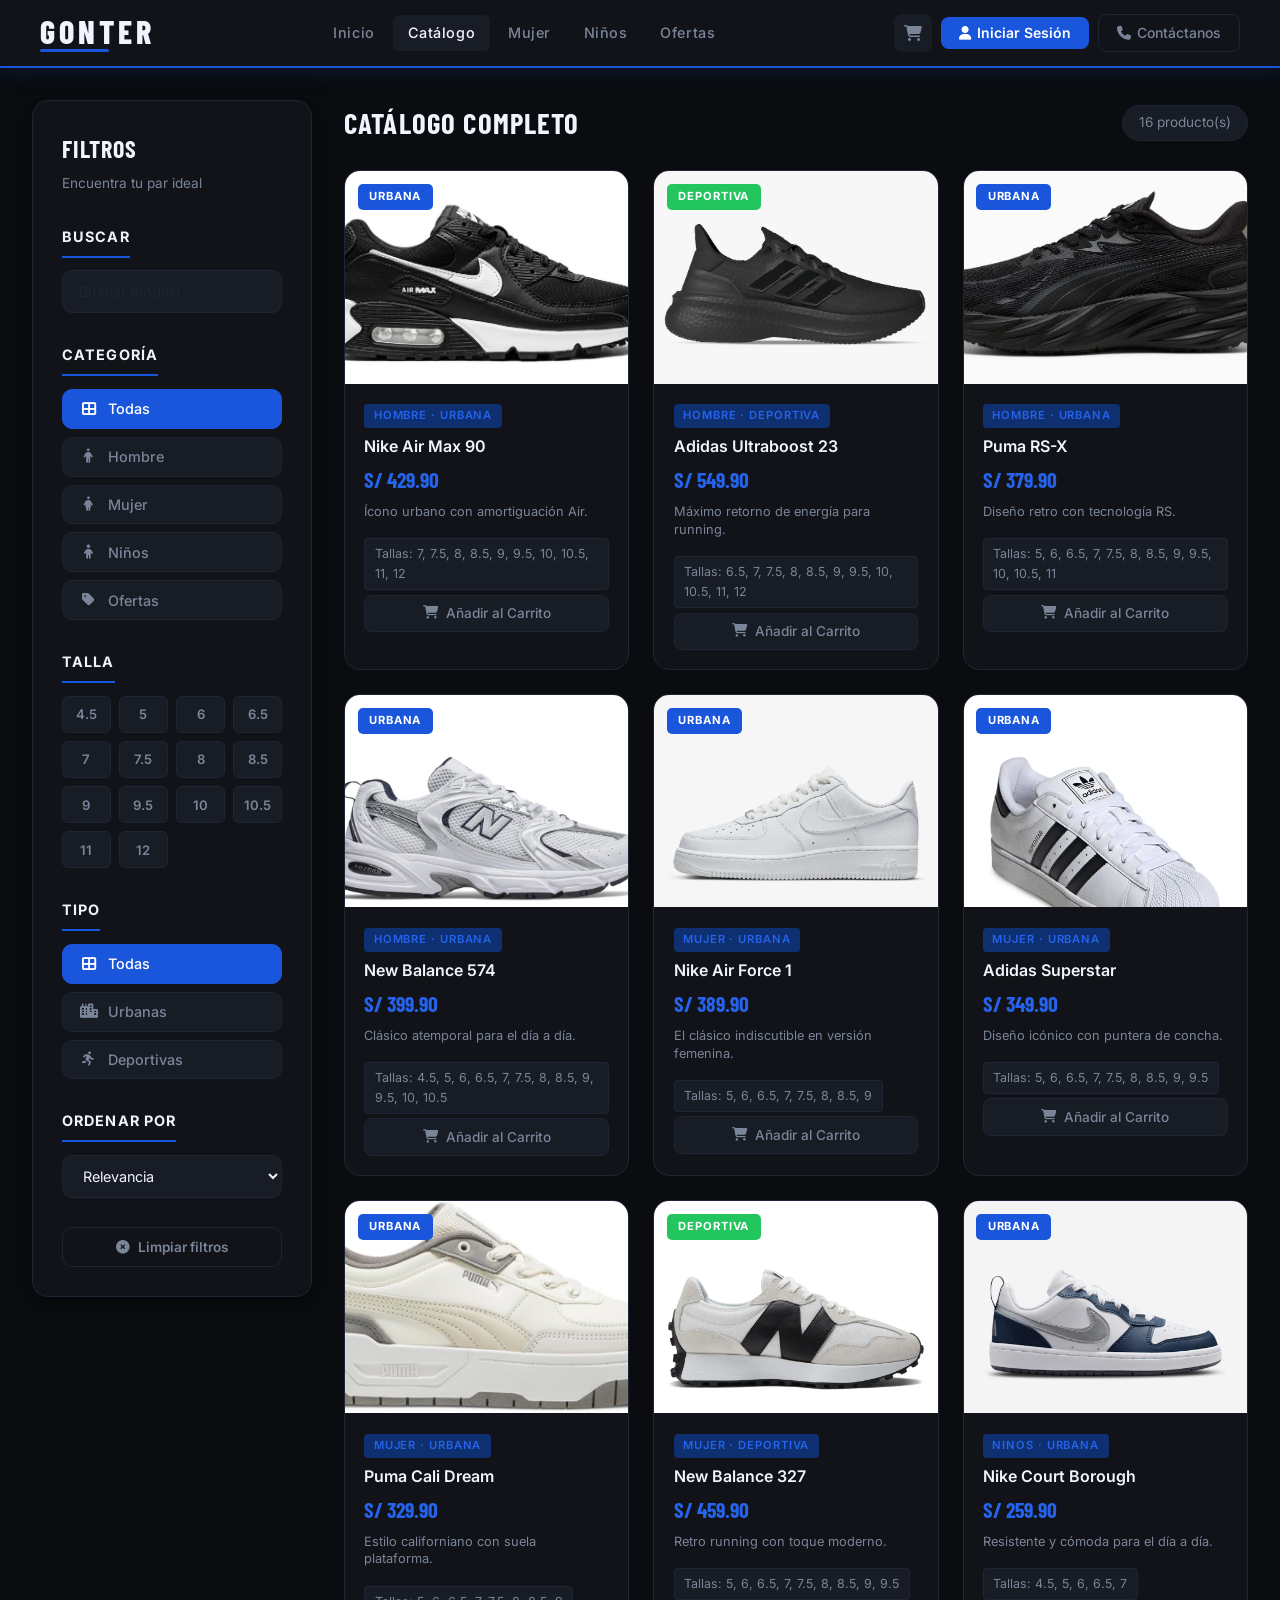
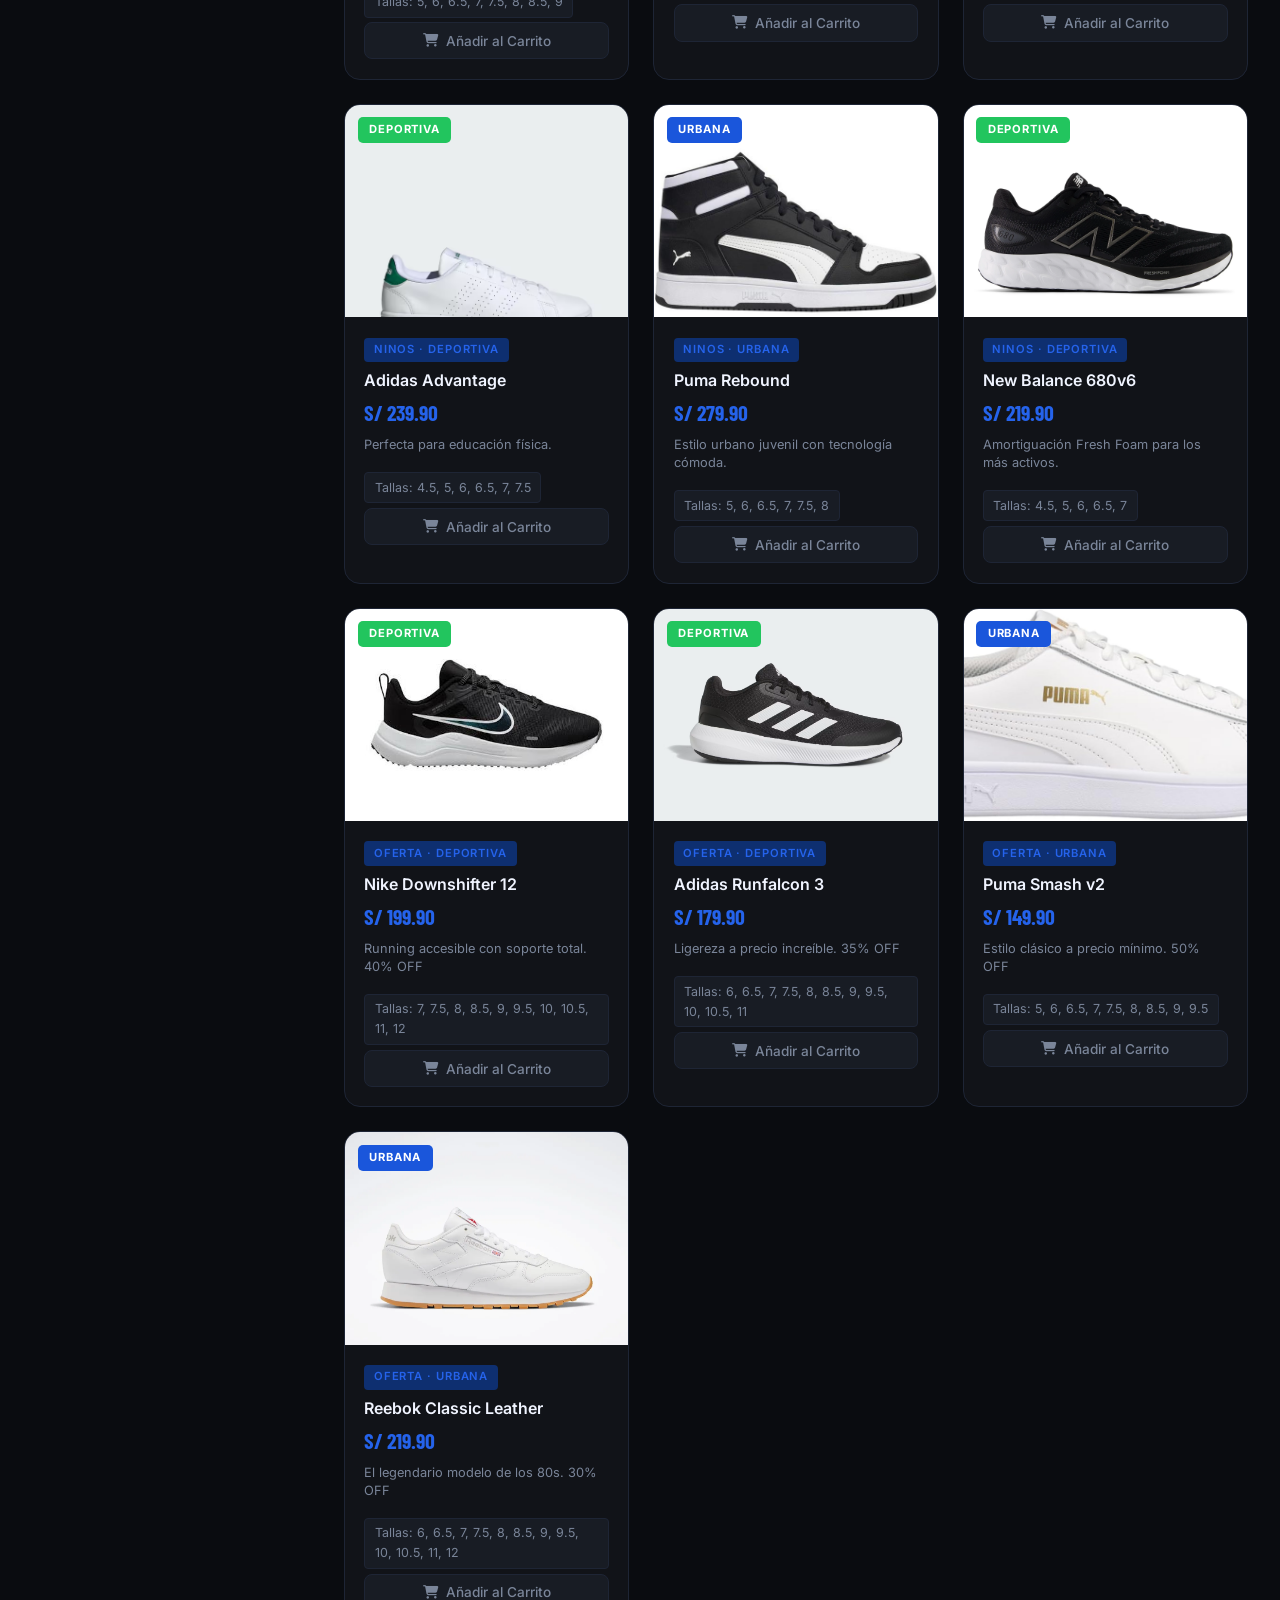
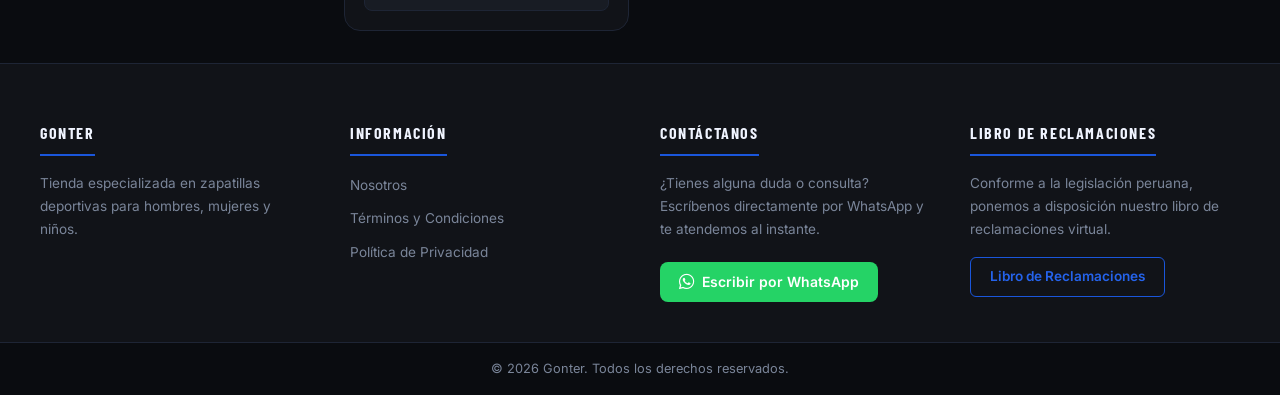
<file: hombres.html>
<!DOCTYPE html>
<html lang="es">

<head>
  <meta charset="UTF-8" />
  <meta name="viewport" content="width=device-width, initial-scale=1.0" />
  <title>Gonter | Catálogo de Zapatillas</title>
  <link rel="stylesheet" href="css/style.css" />
  <link rel="stylesheet" href="https://cdnjs.cloudflare.com/ajax/libs/font-awesome/6.5.1/css/all.min.css" />
</head>

<body>

  <!-- HEADER (SIN LUPA, IGUAL QUE INDEX ACTUAL) -->
  <header class="header">
    <div class="logo">
      <h1>GONTER</h1>
    </div>

    <nav class="navbar">
      <ul>
        <li><a href="index.html">Inicio</a></li>
        <li><a href="hombres.html" style="color: var(--white); background: var(--bg-surface);">Catálogo</a></li>
        <li><a href="hombres.html?categoria=mujer">Mujer</a></li>
        <li><a href="hombres.html?categoria=ninos">Niños</a></li>
        <li><a href="hombres.html?categoria=oferta">Ofertas</a></li>
      </ul>
    </nav>

    <div class="header-buttons">
      <button class="cart-btn" title="Carrito" id="cartBtn">
        <i class="fas fa-shopping-cart"></i>
        <span class="cart-count" id="cartCount">0</span>
      </button>

      <a href="dashboard.html" class="dashboard-btn hidden" id="dashboardBtn" title="Control de Ventas">
        <i class="fas fa-chart-line"></i> <span>Control de Ventas</span>
      </a>

      <button class="login-btn" id="openLoginBtn">
        <i class="fas fa-user"></i> Iniciar Sesión
      </button>

      <div class="user-menu hidden" id="userMenu">
        <button class="user-btn" id="userMenuBtn">
          <i class="fas fa-user-circle"></i>
          <span id="userDisplayName">Usuario</span>
          <i class="fas fa-chevron-down"></i>
        </button>
        <div class="user-dropdown" id="userDropdown">
          <a href="#" id="myAccountBtn"><i class="fas fa-id-card"></i> Mi Cuenta</a>
          <a href="#" id="myOrdersBtn"><i class="fas fa-box"></i> Mis Pedidos</a>
          <hr />
          <a href="#" id="logoutBtn" class="logout-link"><i class="fas fa-sign-out-alt"></i> Cerrar Sesión</a>
        </div>
      </div>

      <a href="https://wa.me/51906279775" class="contact-btn">
        <i class="fas fa-phone"></i> Contáctanos
      </a>
    </div>
  </header>

  <!-- CATÁLOGO CON FILTROS -->
  <main class="catalog-layout">

    <!-- SIDEBAR FILTROS -->
    <aside class="filters-sidebar">
      <h2>Filtros</h2>
      <p class="filter-subtitle">Encuentra tu par ideal</p>

      <!-- Buscador -->
      <div class="filter-section">
        <h3>Buscar</h3>
        <div class="search-wrap">
          <input type="text" id="searchInput" placeholder="Buscar modelo..." oninput="applyFilters()" />
        </div>
      </div>

      <!-- Categoría -->
      <div class="filter-section">
        <h3>Categoría</h3>
        <div class="category-options">
          <button class="category-option active" data-category="todas" onclick="setCategoryFilter('todas', this)">
            <i class="fas fa-th-large"></i> Todas
          </button>
          <button class="category-option" data-category="hombre" onclick="setCategoryFilter('hombre', this)">
            <i class="fas fa-male"></i> Hombre
          </button>
          <button class="category-option" data-category="mujer" onclick="setCategoryFilter('mujer', this)">
            <i class="fas fa-female"></i> Mujer
          </button>
          <button class="category-option" data-category="ninos" onclick="setCategoryFilter('ninos', this)">
            <i class="fas fa-child"></i> Niños
          </button>
          <button class="category-option" data-category="oferta" onclick="setCategoryFilter('oferta', this)">
            <i class="fas fa-tag"></i> Ofertas
          </button>
        </div>
      </div>

      <!-- Tallas -->
      <div class="filter-section">
        <h3>Talla</h3>
        <div class="sizes-grid" id="sizesGrid"></div>
      </div>

      <!-- Tipo -->
      <div class="filter-section">
        <h3>Tipo</h3>
        <div class="type-options">
          <button class="type-option active" data-type="todas" onclick="setTypeFilter('todas', this)">
            <i class="fas fa-th-large"></i> Todas
          </button>
          <button class="type-option" data-type="urbana" onclick="setTypeFilter('urbana', this)">
            <i class="fas fa-city"></i> Urbanas
          </button>
          <button class="type-option" data-type="deportiva" onclick="setTypeFilter('deportiva', this)">
            <i class="fas fa-running"></i> Deportivas
          </button>
        </div>
      </div>

      <!-- Ordenamiento -->
      <div class="filter-section" id="sortSection">
        <h3>Ordenar por</h3>
        <select class="sort-select" id="sortSelect" onchange="applyFilters()">
          <option value="relevancia">Relevancia</option>
          <option value="mejor-valorado">Mejor valorado</option>
          <option value="precio-asc">Precio: Menor a Mayor</option>
          <option value="precio-desc">Precio: Mayor a Menor</option>
        </select>
      </div>

      <button class="clear-filters-btn" onclick="clearAllFilters()">
        <i class="fas fa-times-circle"></i> Limpiar filtros
      </button>
    </aside>

    <!-- PRODUCTOS -->
    <section class="products-area">
      <div class="products-area-header">
        <h2 id="catalogTitle">Catálogo Completo</h2>
        <div style="display: flex; gap: 1rem; align-items: center;">
          <span class="results-count" id="resultsCount">0 productos</span>
          <button class="add-product-btn-catalog hidden" id="addProductBtnCatalog">
            <i class="fas fa-plus"></i> Añadir Producto
          </button>
        </div>
      </div>
      <div class="products-grid" id="productsGrid"></div>
    </section>

  </main>

  <!-- FOOTER COMPLETO (IGUAL QUE INDEX) -->
  <footer class="footer">
    <div class="footer-column">
      <h3>GONTER</h3>
      <p>Tienda especializada en zapatillas deportivas para hombres, mujeres y niños.</p>
    </div>
    <div class="footer-column">
      <h3>Información</h3>
      <ul>
        <li><a href="#" onclick="openInfoModal('nosotros'); return false;">Nosotros</a></li>
        <li><a href="#" onclick="openInfoModal('terminos'); return false;">Términos y Condiciones</a></li>
        <li><a href="#" onclick="openInfoModal('privacidad'); return false;">Política de Privacidad</a></li>
      </ul>
    </div>
    <div class="footer-column">
      <h3>Contáctanos</h3>
      <p>¿Tienes alguna duda o consulta? Escríbenos directamente por WhatsApp y te atendemos al instante.</p>
      <a href="https://wa.me/51906279775" target="_blank" rel="noopener" class="whatsapp-btn">
        <i class="fab fa-whatsapp"></i> Escribir por WhatsApp
      </a>
    </div>
    <div class="footer-column">
      <h3>Libro de Reclamaciones</h3>
      <p>Conforme a la legislación peruana, ponemos a disposición nuestro libro de reclamaciones virtual.</p>
      <a href="#" onclick="openInfoModal('reclamaciones'); return false;" class="claims-button">Libro de Reclamaciones</a>
    </div>
  </footer>

  <div class="copyright">
    <p>© 2026 Gonter. Todos los derechos reservados.</p>
  </div>

  <!-- ═══════════════════════════════════════════
       MODALES (REPLICADOS DEL INDEX)
  ════════════════════════════════════════════ -->

  <!-- NOSOTROS -->
  <div class="modal-overlay hidden" id="modalNosotros">
    <div class="modal-box modal-info-box">
      <button class="modal-close" onclick="closeModal('modalNosotros')"><i class="fas fa-times"></i></button>
      <h2 class="modal-title">Sobre <span>Nosotros</span></h2>
      <div class="info-content">
        <p><strong>Gonter</strong> es una tienda peruana especializada en calzado deportivo de alta calidad.</p>
        <h3>Nuestra Misión</h3>
        <p>Proveer calzado deportivo auténtico y de calidad.</p>
        <h3>Nuestra Visión</h3>
        <p>Convertirnos en la tienda de referencia en calzado deportivo a nivel nacional.</p>
      </div>
    </div>
  </div>

  <!-- TÉRMINOS -->
  <div class="modal-overlay hidden" id="modalTerminos">
    <div class="modal-box modal-info-box">
      <button class="modal-close" onclick="closeModal('modalTerminos')"><i class="fas fa-times"></i></button>
      <h2 class="modal-title">Términos y <span>Condiciones</span></h2>
      <div class="info-content">
        <p class="info-date">Última actualización: junio 2026</p>
        <h3>1. Aceptación</h3>
        <p>Al usar este sitio aceptas los términos.</p>
        <h3>2. Devoluciones</h3>
        <p>Aceptamos devoluciones dentro de 7 días calendario.</p>
      </div>
    </div>
  </div>

  <!-- PRIVACIDAD -->
  <div class="modal-overlay hidden" id="modalPrivacidad">
    <div class="modal-box modal-info-box">
      <button class="modal-close" onclick="closeModal('modalPrivacidad')"><i class="fas fa-times"></i></button>
      <h2 class="modal-title">Política de <span>Privacidad</span></h2>
      <div class="info-content">
        <p>Protegemos tus datos personales.</p>
      </div>
    </div>
  </div>

  <!-- RECLAMACIONES -->
  <div class="modal-overlay hidden" id="modalReclamaciones">
    <div class="modal-box modal-info-box">
      <button class="modal-close" onclick="closeModal('modalReclamaciones')"><i class="fas fa-times"></i></button>
      <h2 class="modal-title">Libro de <span>Reclamaciones</span></h2>
      <div class="info-content">
        <div class="reclamacion-form">
          <div class="form-group">
            <label>Nombre completo</label>
            <input type="text" id="reclNombre" placeholder="Tu nombre completo" />
          </div>
          <div class="form-group">
            <label>Correo electrónico</label>
            <input type="email" id="reclEmail" placeholder="tucorreo@email.com" />
          </div>
          <div class="form-group">
            <label>Descripción</label>
            <textarea id="reclDesc" rows="4" placeholder="Describe tu reclamo..."></textarea>
          </div>
          <button class="btn-primary full-width" onclick="enviarReclamacion()">
            <i class="fas fa-paper-plane"></i> Enviar Reclamación
          </button>
        </div>
      </div>
    </div>
  </div>

  <!-- MI CUENTA -->
  <div class="modal-overlay hidden" id="accountModal">
    <div class="modal-box">
      <button class="modal-close" onclick="closeModal('accountModal')"><i class="fas fa-times"></i></button>
      <h2 class="modal-title">Mi <span>Cuenta</span></h2>
      <div class="form-group">
        <label>Nombre</label>
        <input type="text" id="accNombre" />
      </div>
      <div class="form-group">
        <label>Apellido</label>
        <input type="text" id="accApellido" />
      </div>
      <div class="form-group">
        <label>Correo</label>
        <input type="email" id="accEmail" />
      </div>
      <div class="form-group">
        <label>Teléfono</label>
        <input type="tel" id="accTelefono" />
      </div>
      <button class="btn-primary full-width" onclick="saveProfile()">Guardar Cambios</button>
    </div>
  </div>

  <!-- MIS PEDIDOS -->
  <div class="modal-overlay hidden" id="ordersModal">
    <div class="modal-box" style="max-width: 700px;">
      <button class="modal-close" onclick="closeModal('ordersModal')"><i class="fas fa-times"></i></button>
      <h2 class="modal-title">Mis <span>Pedidos</span></h2>
      <div class="orders-tabs-container">
        <button class="orders-tab-btn active" onclick="switchOrdersTab('activos')">Pedidos Activos</button>
        <button class="orders-tab-btn" onclick="switchOrdersTab('cancelados')">Pedidos Cancelados</button>
      </div>
      <div id="activeOrdersList"></div>
      <div id="cancelledOrdersList" class="hidden"></div>
    </div>
  </div>

  <!-- CARRITO -->
  <div class="modal-overlay hidden" id="cartModal">
    <div class="modal-box cart-modal-box">
      <button class="modal-close" onclick="closeModal('cartModal')"><i class="fas fa-times"></i></button>
      <h2 class="modal-title">Tu Carrito</h2>
      <div id="cartItems"></div>
      <div class="cart-footer">
        <div class="cart-total">
          <span>Total:</span>
          <strong id="cartTotal">S/ 0.00</strong>
        </div>
        <button class="btn-primary full-width" onclick="checkout()">
          <i class="fas fa-lock"></i> Proceder al Pago
        </button>
      </div>
    </div>
  </div>

  <!-- MÉTODO DE PAGO (AGREGADO) -->
  <div class="modal-overlay hidden" id="paymentModal">
    <div class="modal-box">
      <button class="modal-close" onclick="closeModal('paymentModal')"><i class="fas fa-times"></i></button>
      <h2 class="modal-title">Método de <span>Pago</span></h2>
      <p class="modal-subtitle">Selecciona cómo deseas pagar tu pedido</p>

      <div class="payment-options" id="paymentOptions">
        <button class="payment-option" data-method="tarjeta" onclick="selectPaymentMethod('tarjeta')">
          <i class="fas fa-credit-card"></i>
          <span>Tarjeta de crédito / débito</span>
        </button>
        <button class="payment-option" data-method="yape" onclick="selectPaymentMethod('yape')">
          <i class="fas fa-mobile-alt"></i>
          <span>Yape / Plin</span>
        </button>
        <button class="payment-option" data-method="transferencia" onclick="selectPaymentMethod('transferencia')">
          <i class="fas fa-university"></i>
          <span>Transferencia bancaria</span>
        </button>
        <button class="payment-option" data-method="efectivo" onclick="selectPaymentMethod('efectivo')">
          <i class="fas fa-money-bill-wave"></i>
          <span>Pago en efectivo (contra entrega)</span>
        </button>
      </div>

      <p class="payment-beta-note">
        <i class="fas fa-info-circle"></i>
        Esta es una simulación beta. No se realizará ningún cobro real.
      </p>

      <div class="cart-total payment-summary">
        <span>Total a pagar:</span>
        <strong id="paymentTotal">S/ 0.00</strong>
      </div>

      <div class="form-error hidden" id="paymentError"></div>

      <button class="btn-primary full-width" id="confirmPaymentBtn" onclick="confirmPayment()">
        <i class="fas fa-check-circle"></i> Confirmar Pago
      </button>
    </div>
  </div>

  <!-- COMPRA CONFIRMADA (AGREGADO) -->
  <div class="modal-overlay hidden" id="successModal">
    <div class="modal-box success-modal-box">
      <div class="success-icon"><i class="fas fa-check"></i></div>
      <h2 class="modal-title success-title">¡Compra Confirmada!</h2>
      <p class="modal-subtitle">Tu pedido <strong id="successOrderId"></strong> ha sido registrado correctamente.</p>
      <button class="btn-primary full-width" onclick="closeModal('successModal')">Continuar comprando</button>
    </div>
  </div>

  <!-- PRODUCTO CRUD -->
  <div class="modal-overlay hidden" id="productModal">
    <div class="modal-box">
      <button class="modal-close" onclick="closeModal('productModal')"><i class="fas fa-times"></i></button>
      <h2 class="modal-title" id="productModalTitle">Añadir Producto</h2>
      <input type="hidden" id="productId" />
      <div class="form-group">
        <label>Nombre</label>
        <input type="text" id="productName" />
      </div>
      <div class="form-row-2">
        <div class="form-group">
          <label>Precio (S/)</label>
          <input type="number" id="productPrice" step="0.01" />
        </div>
        <div class="form-group">
          <label>Categoría</label>
          <select id="productCategory">
            <option value="">Seleccionar</option>
            <option value="hombre">Hombre</option>
            <option value="mujer">Mujer</option>
            <option value="ninos">Niños</option>
            <option value="oferta">Oferta</option>
          </select>
        </div>
      </div>
      <div class="form-group">
        <label>Tipo</label>
        <select id="productType">
          <option value="">Seleccionar</option>
          <option value="deportiva">Deportiva</option>
          <option value="urbana">Urbana</option>
        </select>
      </div>
      <div class="form-group">
        <label>Tallas</label>
        <div class="tallas-checkbox-grid" id="tallasCheckboxGrid"></div>
      </div>
      <div class="form-group">
        <label>URL Imagen</label>
        <input type="text" id="productImage" />
      </div>
      <div class="form-group">
        <label>Descripción</label>
        <textarea id="productDesc" rows="3"></textarea>
      </div>
      <div class="form-error hidden" id="productError"></div>
      <div class="modal-actions">
        <button class="btn-secondary" onclick="closeModal('productModal')">Cancelar</button>
        <button class="btn-primary" onclick="saveProduct()">Guardar</button>
      </div>
    </div>
  </div>

  <!-- TOAST -->
  <div class="toast-container" id="toastContainer"></div>

  <script>
    // ══════════════════════════════════════════
    // ESTADO GLOBAL
    // ══════════════════════════════════════════
    const ADMIN = { id: 0, nombre: 'Admin', apellido: 'Gonter', email: 'admin@gonter.com', password: 'gonter2026', role: 'admin' };
    const TALLAS = ['4.5', '5', '6', '6.5', '7', '7.5', '8', '8.5', '9', '9.5', '10', '10.5', '11', '12'];

    let currentUser = null;
    let cart = JSON.parse(localStorage.getItem('gonter_cart') || '[]');
    let users = JSON.parse(localStorage.getItem('gonter_users') || '[]');
    let sales = JSON.parse(localStorage.getItem('gonter_sales') || '[]');
    let editingProductId = null;
    let selectedPaymentMethod = null;  // NUEVO

    // Productos predeterminados (16 en total, bien definidos)
    let products = JSON.parse(localStorage.getItem('gonter_products') || 'null') || [
      { id: 1, name: 'Nike Air Max 90', price: 429.90, image: 'img/zapatilla1.jpg', category: 'hombre', type: 'urbana', desc: 'Ícono urbano con amortiguación Air.', tallas: ['7', '7.5', '8', '8.5', '9', '9.5', '10', '10.5', '11', '12'] },
      { id: 2, name: 'Adidas Ultraboost 23', price: 549.90, image: 'img/zapatilla2.jpg', category: 'hombre', type: 'deportiva', desc: 'Máximo retorno de energía para running.', tallas: ['6.5', '7', '7.5', '8', '8.5', '9', '9.5', '10', '10.5', '11', '12'] },
      { id: 3, name: 'Puma RS-X', price: 379.90, image: 'img/zapatilla3.jpg', category: 'hombre', type: 'urbana', desc: 'Diseño retro con tecnología RS.', tallas: ['5', '6', '6.5', '7', '7.5', '8', '8.5', '9', '9.5', '10', '10.5', '11'] },
      { id: 4, name: 'New Balance 574', price: 399.90, image: 'img/zapatilla4.jpg', category: 'hombre', type: 'urbana', desc: 'Clásico atemporal para el día a día.', tallas: ['4.5', '5', '6', '6.5', '7', '7.5', '8', '8.5', '9', '9.5', '10', '10.5'] },
      { id: 5, name: 'Nike Air Force 1', price: 389.90, image: 'img/zapatilla5.jpg', category: 'mujer', type: 'urbana', desc: 'El clásico indiscutible en versión femenina.', tallas: ['5', '6', '6.5', '7', '7.5', '8', '8.5', '9'] },
      { id: 6, name: 'Adidas Superstar', price: 349.90, image: 'img/zapatilla6.jpg', category: 'mujer', type: 'urbana', desc: 'Diseño icónico con puntera de concha.', tallas: ['5', '6', '6.5', '7', '7.5', '8', '8.5', '9', '9.5'] },
      { id: 7, name: 'Puma Cali Dream', price: 329.90, image: 'img/zapatilla7.jpg', category: 'mujer', type: 'urbana', desc: 'Estilo californiano con suela plataforma.', tallas: ['5', '6', '6.5', '7', '7.5', '8', '8.5', '9'] },
      { id: 8, name: 'New Balance 327', price: 459.90, image: 'img/zapatilla8.jpg', category: 'mujer', type: 'deportiva', desc: 'Retro running con toque moderno.', tallas: ['5', '6', '6.5', '7', '7.5', '8', '8.5', '9', '9.5'] },
      { id: 9, name: 'Nike Court Borough', price: 259.90, image: 'img/zapatilla9.jpg', category: 'ninos', type: 'urbana', desc: 'Resistente y cómoda para el día a día.', tallas: ['4.5', '5', '6', '6.5', '7'] },
      { id: 10, name: 'Adidas Advantage', price: 239.90, image: 'img/zapatilla10.jpg', category: 'ninos', type: 'deportiva', desc: 'Perfecta para educación física.', tallas: ['4.5', '5', '6', '6.5', '7', '7.5'] },
      { id: 11, name: 'Puma Rebound', price: 279.90, image: 'img/zapatilla11.jpg', category: 'ninos', type: 'urbana', desc: 'Estilo urbano juvenil con tecnología cómoda.', tallas: ['5', '6', '6.5', '7', '7.5', '8'] },
      { id: 12, name: 'New Balance 680v6', price: 219.90, image: 'img/zapatilla12.jpg', category: 'ninos', type: 'deportiva', desc: 'Amortiguación Fresh Foam para los más activos.', tallas: ['4.5', '5', '6', '6.5', '7'] },
      { id: 13, name: 'Nike Downshifter 12', price: 199.90, image: 'img/zapatilla13.jpg', category: 'oferta', type: 'deportiva', desc: 'Running accesible con soporte total. 40% OFF', tallas: ['7', '7.5', '8', '8.5', '9', '9.5', '10', '10.5', '11', '12'] },
      { id: 14, name: 'Adidas Runfalcon 3', price: 179.90, image: 'img/zapatilla14.jpg', category: 'oferta', type: 'deportiva', desc: 'Ligereza a precio increíble. 35% OFF', tallas: ['6', '6.5', '7', '7.5', '8', '8.5', '9', '9.5', '10', '10.5', '11'] },
      { id: 15, name: 'Puma Smash v2', price: 149.90, image: 'img/zapatilla15.jpg', category: 'oferta', type: 'urbana', desc: 'Estilo clásico a precio mínimo. 50% OFF', tallas: ['5', '6', '6.5', '7', '7.5', '8', '8.5', '9', '9.5'] },
      { id: 16, name: 'Reebok Classic Leather', price: 219.90, image: 'img/zapatilla16.jpg', category: 'oferta', type: 'urbana', desc: 'El legendario modelo de los 80s. 30% OFF', tallas: ['6', '6.5', '7', '7.5', '8', '8.5', '9', '9.5', '10', '10.5', '11', '12'] },
    ];

    // Filtros activos
    let activeCategory = 'todas';
    let activeSize = null;
    let activeType = 'todas';

    function saveProducts() { localStorage.setItem('gonter_products', JSON.stringify(products)); }
    function saveUsers() { localStorage.setItem('gonter_users', JSON.stringify(users)); }
    function saveSales() { localStorage.setItem('gonter_sales', JSON.stringify(sales)); }

    // ══════════════════════════════════════════
    // FILTROS Y RENDER
    // ══════════════════════════════════════════
    function renderSizeButtons() {
      document.getElementById('sizesGrid').innerHTML = TALLAS.map(t => `
        <button class="size-btn" data-size="${t}" onclick="setSizeFilter('${t}', this)">${t}</button>
      `).join('');
    }

    function setCategoryFilter(cat, btn) {
      activeCategory = cat;
      document.querySelectorAll('.category-option').forEach(b => b.classList.remove('active'));
      btn.classList.add('active');
      document.getElementById('catalogTitle').textContent = cat === 'todas' ? 'Catálogo Completo' : cat.charAt(0).toUpperCase() + cat.slice(1);
      applyFilters();
    }

    function setSizeFilter(talla, btn) {
      if (activeSize === talla) {
        activeSize = null;
        btn.classList.remove('active');
      } else {
        document.querySelectorAll('.size-btn').forEach(b => b.classList.remove('active'));
        btn.classList.add('active');
        activeSize = talla;
      }
      applyFilters();
    }

    function setTypeFilter(type, btn) {
      activeType = type;
      document.querySelectorAll('.type-option').forEach(b => b.classList.remove('active'));
      btn.classList.add('active');
      applyFilters();
    }

    function clearAllFilters() {
      activeCategory = 'todas';
      activeSize = null;
      activeType = 'todas';
      document.getElementById('searchInput').value = '';
      document.getElementById('sortSelect').value = 'relevancia';
      document.querySelectorAll('.category-option').forEach(b => b.classList.remove('active'));
      document.querySelector('.category-option[data-category="todas"]').classList.add('active');
      document.querySelectorAll('.size-btn').forEach(b => b.classList.remove('active'));
      document.querySelectorAll('.type-option').forEach(b => b.classList.remove('active'));
      document.querySelector('.type-option[data-type="todas"]').classList.add('active');
      document.getElementById('catalogTitle').textContent = 'Catálogo Completo';
      applyFilters();
    }

    function applyFilters() {
      const searchTerm = document.getElementById('searchInput').value.toLowerCase().trim();
      let filtered = [...products];

      // Categoría
      if (activeCategory !== 'todas') {
        filtered = filtered.filter(p => p.category === activeCategory);
      }

      // Tipo
      if (activeType !== 'todas') {
        filtered = filtered.filter(p => p.type === activeType);
      }

      // Talla
      if (activeSize) {
        filtered = filtered.filter(p => p.tallas && p.tallas.includes(activeSize));
      }

      // Búsqueda
      if (searchTerm) {
        filtered = filtered.filter(p => p.name.toLowerCase().includes(searchTerm));
      }

      // Ordenamiento
      const sort = document.getElementById('sortSelect').value;
      switch (sort) {
        case 'precio-asc': filtered.sort((a, b) => a.price - b.price); break;
        case 'precio-desc': filtered.sort((a, b) => b.price - a.price); break;
        case 'mejor-valorado': filtered.sort((a, b) => (b.rating || 0) - (a.rating || 0)); break;
        default: filtered.sort((a, b) => a.id - b.id);
      }

      renderProducts(filtered);
    }

    function renderProducts(filteredProducts) {
      const grid = document.getElementById('productsGrid');
      const countEl = document.getElementById('resultsCount');
      const isAdmin = currentUser && currentUser.role === 'admin';

      countEl.textContent = `${filteredProducts.length} producto(s)`;
      document.getElementById('addProductBtnCatalog').classList.toggle('hidden', !isAdmin);

      if (filteredProducts.length === 0) {
        grid.innerHTML = `
          <div class="no-results">
            <i class="fas fa-search"></i>
            <h3>Sin resultados</h3>
            <p>Prueba con otros filtros</p>
          </div>`;
        return;
      }

      grid.innerHTML = filteredProducts.map(p => `
        <article class="product-card">
          <div class="product-img-wrap">
            <img src="${p.image}" alt="${p.name}" onerror="this.src='img/placeholder.jpg'" />
            <span class="product-badge ${p.type}">${p.type === 'urbana' ? 'Urbana' : 'Deportiva'}</span>
            ${isAdmin ? `
              <div class="product-admin-actions">
                <button class="prod-edit-btn" onclick="editProduct(${p.id})"><i class="fas fa-edit"></i></button>
                <button class="prod-delete-btn" onclick="deleteProduct(${p.id})"><i class="fas fa-trash"></i></button>
              </div>` : ''}
          </div>
          <div class="product-info">
            <span class="product-category">${p.category} · ${p.type}</span>
            <h3>${p.name}</h3>
            <p class="product-price">S/ ${p.price.toFixed(2)}</p>
            ${p.desc ? `<p class="product-desc">${p.desc}</p>` : ''}
            <p class="product-tallas">Tallas: ${(p.tallas && p.tallas.length) ? p.tallas.join(', ') : 'Consultar'}</p>
            <button class="btn-add-cart" onclick="openSizeSelector(${p.id})">
              <i class="fas fa-shopping-cart"></i> Añadir al Carrito
            </button>
          </div>
        </article>
      `).join('');
    }

    // ══════════════════════════════════════════
    // SELECTOR DE TALLAS
    // ══════════════════════════════════════════
    function openSizeSelector(productId) {
      if (!currentUser) { showToast('Inicia sesión primero', 'warning'); return; }
      const product = products.find(p => p.id === productId);
      if (!product || !product.tallas.length) return;

      const overlay = document.createElement('div');
      overlay.className = 'modal-overlay';
      overlay.id = 'sizeSelectorOverlay';
      overlay.innerHTML = `
        <div class="modal-box" style="max-width: 500px;">
          <button class="modal-close" onclick="closeSizeSelector()"><i class="fas fa-times"></i></button>
          <h2 class="modal-title">Selecciona tu <span>Talla</span></h2>
          <p class="modal-subtitle">${product.name} - S/ ${product.price.toFixed(2)}</p>
          <div class="size-selector-grid">
            ${product.tallas.map(t => `<button class="size-selector-btn" onclick="addToCartWithSize(${productId}, '${t}')">${t}</button>`).join('')}
          </div>
        </div>`;
      document.body.appendChild(overlay);
      overlay.classList.remove('hidden');
      document.body.style.overflow = 'hidden';
      overlay.addEventListener('click', e => { if (e.target === overlay) closeSizeSelector(); });
    }

    function closeSizeSelector() {
      const el = document.getElementById('sizeSelectorOverlay');
      if (el) { el.remove(); document.body.style.overflow = ''; }
    }

    function addToCartWithSize(productId, talla) {
      closeSizeSelector();
      const product = products.find(p => p.id === productId);
      const existing = cart.find(c => c.id === productId && c.talla === talla);
      if (existing) { existing.qty++; }
      else { cart.push({ ...product, qty: 1, talla, cartItemId: Date.now() }); }
      localStorage.setItem('gonter_cart', JSON.stringify(cart));
      updateCartCount();
      showToast(`${product.name} (Talla ${talla}) añadido`, 'success');
    }

    // ══════════════════════════════════════════
    // CARRITO
    // ══════════════════════════════════════════
    function updateCartCount() {
      const total = cart.reduce((s, c) => s + c.qty, 0);
      document.getElementById('cartCount').textContent = total;
      document.getElementById('cartCount').classList.toggle('hidden', total === 0);
    }

    function renderCart() {
      const el = document.getElementById('cartItems');
      if (!cart.length) {
        el.innerHTML = '<p class="empty-cart"><i class="fas fa-shopping-cart"></i><br/>Carrito vacío</p>';
        document.getElementById('cartTotal').textContent = 'S/ 0.00';
        return;
      }
      el.innerHTML = cart.map(item => `
        <div class="cart-item">
          <img src="${item.image}" onerror="this.src='img/placeholder.jpg'" />
          <div class="cart-item-info">
            <strong>${item.name}</strong>
            <span class="cart-talla">Talla: ${item.talla}</span>
            <span class="cart-item-price">S/ ${item.price.toFixed(2)}</span>
          </div>
          <div class="cart-item-qty">
            <button onclick="updateQty(${item.id}, -1, '${item.talla}')">−</button>
            <span>${item.qty}</span>
            <button onclick="updateQty(${item.id}, 1, '${item.talla}')">+</button>
          </div>
          <button class="cart-item-remove" onclick="removeFromCart(${item.id}, '${item.talla}')"><i class="fas fa-times"></i></button>
        </div>
      `).join('');
      document.getElementById('cartTotal').textContent = `S/ ${cart.reduce((s, c) => s + c.price * c.qty, 0).toFixed(2)}`;
    }

    function removeFromCart(id, talla) {
      cart = cart.filter(c => !(c.id === id && c.talla === talla));
      localStorage.setItem('gonter_cart', JSON.stringify(cart));
      updateCartCount();
      renderCart();
    }

    function updateQty(id, delta, talla) {
      const item = cart.find(c => c.id === id && c.talla === talla);
      if (!item) return;
      item.qty += delta;
      if (item.qty <= 0) removeFromCart(id, talla);
      else { localStorage.setItem('gonter_cart', JSON.stringify(cart)); renderCart(); }
      updateCartCount();
    }

    // ══════════════════════════════════════════
    // CHECKOUT (MODIFICADO)
    // ══════════════════════════════════════════
    function checkout() {
      if (!cart.length) { showToast('Carrito vacío', 'warning'); return; }
      if (!currentUser) { showToast('Inicia sesión para comprar', 'warning'); return; }
      document.getElementById('paymentTotal').textContent = `S/ ${cart.reduce((s, c) => s + c.price * c.qty, 0).toFixed(2)}`;
      selectedPaymentMethod = null;
      document.querySelectorAll('.payment-option').forEach(b => b.classList.remove('selected'));
      closeModal('cartModal');
      openModal('paymentModal');
    }

    function selectPaymentMethod(method) {
      selectedPaymentMethod = method;
      document.querySelectorAll('.payment-option').forEach(b => {
        b.classList.toggle('selected', b.dataset.method === method);
      });
    }

    function confirmPayment() {
      if (!selectedPaymentMethod) { showToast('Elige un método de pago', 'warning'); return; }
      const order = {
        id: 'GO-' + Date.now().toString().slice(-8),
        date: new Date().toISOString(),
        customerId: currentUser.id,
        customerName: `${currentUser.nombre} ${currentUser.apellido}`,
        customerEmail: currentUser.email,
        items: cart.map(c => ({ id: c.id, name: c.name, price: c.price, qty: c.qty, talla: c.talla })),
        total: cart.reduce((s, c) => s + c.price * c.qty, 0),
        paymentMethod: selectedPaymentMethod,
        status: 'confirmado'
      };
      sales.push(order);
      saveSales();
      cart = [];
      localStorage.setItem('gonter_cart', JSON.stringify(cart));
      updateCartCount();
      closeModal('paymentModal');
      document.getElementById('successOrderId').textContent = `#${order.id}`;
      openModal('successModal');
      showToast('¡Pedido confirmado! #' + order.id, 'success');
    }

    // ══════════════════════════════════════════
    // CRUD PRODUCTOS
    // ══════════════════════════════════════════
    function renderTallasCheckboxes(selected = []) {
      document.getElementById('tallasCheckboxGrid').innerHTML = TALLAS.map(t => `
        <label class="talla-checkbox-label">
          <input type="checkbox" value="${t}" ${selected.includes(t) ? 'checked' : ''} /> ${t}
        </label>
      `).join('');
    }

    document.getElementById('addProductBtnCatalog').addEventListener('click', () => {
      editingProductId = null;
      document.getElementById('productModalTitle').textContent = 'Añadir Producto';
      document.getElementById('productId').value = '';
      document.getElementById('productName').value = '';
      document.getElementById('productPrice').value = '';
      document.getElementById('productCategory').value = '';
      document.getElementById('productType').value = '';
      document.getElementById('productImage').value = '';
      document.getElementById('productDesc').value = '';
      renderTallasCheckboxes();
      openModal('productModal');
    });

    function editProduct(id) {
      const p = products.find(x => x.id === id);
      if (!p) return;
      editingProductId = id;
      document.getElementById('productModalTitle').textContent = 'Editar Producto';
      document.getElementById('productId').value = p.id;
      document.getElementById('productName').value = p.name;
      document.getElementById('productPrice').value = p.price;
      document.getElementById('productCategory').value = p.category;
      document.getElementById('productType').value = p.type || '';
      document.getElementById('productImage').value = p.image;
      document.getElementById('productDesc').value = p.desc || '';
      renderTallasCheckboxes(p.tallas || []);
      openModal('productModal');
    }

    function saveProduct() {
      const name = document.getElementById('productName').value.trim();
      const price = parseFloat(document.getElementById('productPrice').value);
      const category = document.getElementById('productCategory').value;
      const type = document.getElementById('productType').value;
      const image = document.getElementById('productImage').value.trim();
      const desc = document.getElementById('productDesc').value.trim();
      const tallas = Array.from(document.querySelectorAll('#tallasCheckboxGrid input:checked')).map(cb => cb.value);

      if (!name || isNaN(price) || !category || !image || !tallas.length) {
        return showToast('Completa todos los campos (incluye al menos una talla)', 'warning');
      }

      if (editingProductId) {
        const idx = products.findIndex(p => p.id === editingProductId);
        products[idx] = { ...products[idx], name, price, category, type, image, desc, tallas };
      } else {
        products.push({ id: Date.now(), name, price, category, type, image, desc, tallas, rating: 4.0 });
      }
      saveProducts();
      closeModal('productModal');
      applyFilters();
      showToast('Producto guardado', 'success');
    }

    function deleteProduct(id) {
      if (!confirm('¿Eliminar este producto?')) return;
      products = products.filter(p => p.id !== id);
      saveProducts();
      applyFilters();
      showToast('Producto eliminado', 'info');
    }

    // ══════════════════════════════════════════
    // SESIÓN
    // ══════════════════════════════════════════
    function restoreSession() {
      const saved = JSON.parse(localStorage.getItem('gonter_session') || 'null');
      if (!saved) return;
      let user = saved.role === 'admin' && saved.email === ADMIN.email ? ADMIN : users.find(u => u.id === saved.id);
      if (user) {
        currentUser = user;
        document.getElementById('userDisplayName').textContent = user.nombre;
        document.getElementById('openLoginBtn').classList.add('hidden');
        document.getElementById('userMenu').classList.remove('hidden');
        document.getElementById('dashboardBtn').classList.toggle('hidden', user.role !== 'admin');
        document.getElementById('sortSection').style.display = 'block';
      }
    }

    document.getElementById('logoutBtn').addEventListener('click', e => {
      e.preventDefault();
      currentUser = null;
      cart = [];
      localStorage.removeItem('gonter_session');
      localStorage.removeItem('gonter_cart');
      updateCartCount();
      document.getElementById('openLoginBtn').classList.remove('hidden');
      document.getElementById('userMenu').classList.add('hidden');
      document.getElementById('dashboardBtn').classList.add('hidden');
      document.getElementById('userDropdown').classList.remove('open');
      document.getElementById('sortSection').style.display = 'none';
      applyFilters();
      showToast('Sesión cerrada', 'info');
    });

    document.getElementById('userMenuBtn').addEventListener('click', () => {
      document.getElementById('userDropdown').classList.toggle('open');
    });
    document.addEventListener('click', e => {
      if (!document.getElementById('userMenu')?.contains(e.target)) {
        document.getElementById('userDropdown')?.classList.remove('open');
      }
    });

    document.getElementById('openLoginBtn').addEventListener('click', () => window.location.href = 'index.html');
    document.getElementById('cartBtn').addEventListener('click', () => {
      if (!currentUser) { showToast('Inicia sesión', 'warning'); return; }
      renderCart();
      openModal('cartModal');
    });

    // Mi cuenta
    document.getElementById('myAccountBtn').addEventListener('click', e => {
      e.preventDefault();
      if (!currentUser) return;
      document.getElementById('accNombre').value = currentUser.nombre || '';
      document.getElementById('accApellido').value = currentUser.apellido || '';
      document.getElementById('accEmail').value = currentUser.email || '';
      document.getElementById('accTelefono').value = currentUser.telefono || '';
      openModal('accountModal');
      document.getElementById('userDropdown').classList.remove('open');
    });

    function saveProfile() {
      if (currentUser.role === 'admin') { showToast('Admin no editable', 'warning'); return; }
      const nombre = document.getElementById('accNombre').value.trim();
      const apellido = document.getElementById('accApellido').value.trim();
      const email = document.getElementById('accEmail').value.trim();
      const telefono = document.getElementById('accTelefono').value.trim();

      // Validación de email duplicado (AGREGADA)
      if (email !== currentUser.email) {
        const emailConflict = users.find(u => u.email === email && u.id !== currentUser.id);
        if (emailConflict || email === ADMIN.email) {
          showToast('Ese correo ya está en uso.', 'warning');
          return;
        }
      }

      const idx = users.findIndex(u => u.id === currentUser.id);
      users[idx] = { ...users[idx], nombre, apellido, email, telefono };
      currentUser = users[idx];
      saveUsers();
      document.getElementById('userDisplayName').textContent = currentUser.nombre;
      closeModal('accountModal');
      showToast('Perfil actualizado', 'success');
    }

    // Mis pedidos
    document.getElementById('myOrdersBtn').addEventListener('click', e => {
      e.preventDefault();
      if (!currentUser) return;
      document.getElementById('userDropdown').classList.remove('open');
      switchOrdersTab('activos');
      openModal('ordersModal');
    });

    function switchOrdersTab(tab) {
      document.querySelectorAll('.orders-tab-btn').forEach((btn, i) => {
        btn.classList.toggle('active', (tab === 'activos' && i === 0) || (tab === 'cancelados' && i === 1));
      });
      const userOrders = sales.filter(o => o.customerId === currentUser.id);
      const activeOrders = userOrders.filter(o => o.status !== 'cancelado');
      const cancelledOrders = userOrders.filter(o => o.status === 'cancelado');

      document.getElementById('activeOrdersList').classList.toggle('hidden', tab !== 'activos');
      document.getElementById('cancelledOrdersList').classList.toggle('hidden', tab !== 'cancelados');

      if (tab === 'activos') {
        document.getElementById('activeOrdersList').innerHTML = activeOrders.length ? activeOrders.reverse().map(o => `
          <div class="order-card">
            <div class="order-header"><span class="order-id">#${o.id}</span><span class="order-status ${o.status}">${o.status}</span></div>
            <p class="order-date">${new Date(o.date).toLocaleDateString()}</p>
            ${o.items.map(i => `<p class="order-item">${i.name} ${i.talla ? '(Talla: ' + i.talla + ')' : ''} x${i.qty}</p>`).join('')}
            <p class="order-total">S/ ${o.total.toFixed(2)}</p>
            <button class="btn-cancel-order" onclick="cancelOrder('${o.id}')"><i class="fas fa-times"></i> Cancelar</button>
          </div>
        `).join('') : '<div class="empty-state"><i class="fas fa-box-open"></i><h3>Sin pedidos activos</h3></div>';
      } else {
        document.getElementById('cancelledOrdersList').innerHTML = cancelledOrders.length ? cancelledOrders.reverse().map(o => `
          <div class="order-card cancelled">
            <div class="order-header"><span class="order-id">#${o.id}</span><span class="order-status cancelado">Cancelado</span></div>
            <p class="order-date">${new Date(o.date).toLocaleDateString()}</p>
            <p class="order-total">S/ ${o.total.toFixed(2)}</p>
          </div>
        `).join('') : '<div class="empty-state"><i class="fas fa-check-circle"></i><h3>Sin pedidos cancelados</h3></div>';
      }
    }

    function cancelOrder(orderId) {
      if (!confirm('¿Cancelar este pedido?')) return;
      const order = sales.find(o => o.id === orderId);
      if (order) { order.status = 'cancelado'; saveSales(); switchOrdersTab('activos'); showToast('Pedido cancelado', 'success'); }
    }

    // ══════════════════════════════════════════
    // HELPERS
    // ══════════════════════════════════════════
    function openModal(id) { document.getElementById(id).classList.remove('hidden'); document.body.style.overflow = 'hidden'; }
    function closeModal(id) { document.getElementById(id).classList.add('hidden'); document.body.style.overflow = ''; }
    function showToast(msg, type = 'info') {
      const container = document.getElementById('toastContainer');
      const toast = document.createElement('div');
      toast.className = `toast toast-${type}`;
      toast.innerHTML = `<i class="fas fa-${type === 'success' ? 'check' : type === 'warning' ? 'exclamation' : 'info'}-circle"></i> ${msg}`;
      container.appendChild(toast);
      setTimeout(() => toast.classList.add('show'), 10);
      setTimeout(() => { toast.classList.remove('show'); setTimeout(() => toast.remove(), 400); }, 3500);
    }

    document.querySelectorAll('.modal-overlay').forEach(overlay => {
      overlay.addEventListener('click', e => { if (e.target === overlay) closeModal(overlay.id); });
    });

    // Info modales footer
    function openInfoModal(key) {
      const map = { nosotros: 'modalNosotros', terminos: 'modalTerminos', privacidad: 'modalPrivacidad', reclamaciones: 'modalReclamaciones' };
      if (map[key]) openModal(map[key]);
    }

    function enviarReclamacion() {
      const nombre = document.getElementById('reclNombre').value.trim();
      const email = document.getElementById('reclEmail').value.trim();
      const desc = document.getElementById('reclDesc').value.trim();
      if (!nombre || !email || !desc) return showToast('Completa los campos', 'warning');
      closeModal('modalReclamaciones');
      showToast('Reclamación enviada', 'success');
    }

    // Aplicar categoría desde URL
    function aplicarCategoriaDesdeURL() {
      const params = new URLSearchParams(window.location.search);
      const categoria = params.get('categoria');
      if (categoria && ['hombre', 'mujer', 'ninos', 'oferta'].includes(categoria)) {
        activeCategory = categoria;
        document.querySelectorAll('.category-option').forEach(btn => {
          btn.classList.remove('active');
          if (btn.dataset.category === categoria) btn.classList.add('active');
        });
        document.getElementById('catalogTitle').textContent = categoria.charAt(0).toUpperCase() + categoria.slice(1);
        applyFilters();
      }
    }

    // ══════════════════════════════════════════
    // INIT
    // ══════════════════════════════════════════
    renderSizeButtons();
    restoreSession();
    aplicarCategoriaDesdeURL();
    applyFilters();
    updateCartCount();
  </script>

</body>

</html>
</file>
<file: css/style.css>
/* ═══════════════════════════════════════════════════════════
   GONTER — Design System
   Palette:
     --bg-deep   : #0a0c10  (fondo página)
     --bg-card   : #111318  (tarjetas, header)
     --bg-surface: #181c24  (inputs, modales)
     --border    : #1e2535  (bordes sutiles)
     --blue      : #1a56db  (acento primario)
     --blue-glow : #2563eb  (hover)
     --blue-dim  : #0e2f70  (fondos azules suaves)
     --white     : #f0f4ff  (texto principal)
     --muted     : #7a8599  (texto secundario)
     --danger    : #e53e3e
   Typography:
     Display  : 'Barlow Condensed', sans-serif  — letras anchas y atléticas
     Body     : 'Inter', sans-serif             — legible y moderno
   Signature element: línea azul eléctrica en el borde inferior del header
   que se extiende como trazo de pista de atletismo.
════════════════════════════════════════════════════════════ */

@import url('https://fonts.googleapis.com/css2?family=Barlow+Condensed:wght@600;700;800&family=Inter:wght@300;400;500;600&display=swap');

/* ─── RESET & BASE ─────────────────────────────────────── */

*, *::before, *::after {
  box-sizing: border-box;
  margin: 0;
  padding: 0;
}

:root {
  --bg-deep:    #0a0c10;
  --bg-card:    #111318;
  --bg-surface: #181c24;
  --border:     #1e2535;
  --blue:       #1a56db;
  --blue-glow:  #2563eb;
  --blue-dim:   #0e2f70;
  --white:      #f0f4ff;
  --muted:      #7a8599;
  --danger:     #e53e3e;
  --success:    #22c55e;
  --warning:    #f59e0b;
  --radius:     10px;
  --radius-lg:  16px;
  --shadow:     0 4px 24px rgba(0, 0, 0, 0.5);
  --transition: 0.22s ease;
}

html {
  scroll-behavior: smooth;
}

body {
  font-family: 'Inter', sans-serif;
  background-color: var(--bg-deep);
  color: var(--white);
  line-height: 1.6;
  min-height: 100vh;
}

a {
  color: var(--blue-glow);
  text-decoration: none;
  transition: color var(--transition);
}

a:hover {
  color: var(--white);
}

ul {
  list-style: none;
}

img {
  display: block;
  max-width: 100%;
}

button {
  cursor: pointer;
  font-family: 'Inter', sans-serif;
  border: none;
  background: none;
}

input, select, textarea {
  font-family: 'Inter', sans-serif;
}

.hidden {
  display: none !important;
}


/* ─── HEADER ───────────────────────────────────────────── */

.header {
  position: sticky;
  top: 0;
  z-index: 900;
  display: flex;
  align-items: center;
  justify-content: space-between;
  gap: 1.5rem;
  padding: 0 2.5rem;
  height: 68px;
  background: var(--bg-card);
  border-bottom: 2px solid var(--blue);
  box-shadow: 0 2px 20px rgba(26, 86, 219, 0.18);
}

/* Logo */
.logo h1 {
  font-family: 'Barlow Condensed', sans-serif;
  font-size: 2rem;
  font-weight: 800;
  letter-spacing: 0.12em;
  color: var(--white);
  text-transform: uppercase;
  line-height: 1;
}

.logo h1::after {
  content: '';
  display: block;
  height: 3px;
  width: 60%;
  background: var(--blue);
  margin-top: 2px;
  border-radius: 2px;
}

/* Nav */
.navbar ul {
  display: flex;
  gap: 0.25rem;
}

.navbar ul li a {
  display: block;
  padding: 0.4rem 0.9rem;
  color: var(--muted);
  font-size: 0.9rem;
  font-weight: 500;
  letter-spacing: 0.04em;
  border-radius: 6px;
  transition: color var(--transition), background var(--transition);
}

.navbar ul li a:hover {
  color: var(--white);
  background: var(--bg-surface);
}

/* Header buttons */
.header-buttons {
  display: flex;
  align-items: center;
  gap: 0.6rem;
}

.search-btn,
.cart-btn {
  position: relative;
  width: 38px;
  height: 38px;
  border-radius: 8px;
  background: var(--bg-surface);
  color: var(--muted);
  font-size: 1rem;
  transition: color var(--transition), background var(--transition);
}

.search-btn:hover,
.cart-btn:hover {
  color: var(--white);
  background: var(--border);
}

.cart-count {
  position: absolute;
  top: 4px;
  right: 4px;
  width: 16px;
  height: 16px;
  background: var(--blue);
  color: #fff;
  font-size: 0.6rem;
  font-weight: 700;
  border-radius: 50%;
  display: flex;
  align-items: center;
  justify-content: center;
  line-height: 1;
}

.login-btn {
  display: flex;
  align-items: center;
  gap: 0.4rem;
  padding: 0.45rem 1.1rem;
  background: var(--blue);
  color: #fff;
  font-size: 0.875rem;
  font-weight: 600;
  border-radius: 8px;
  transition: background var(--transition), transform var(--transition);
}

.login-btn:hover {
  background: var(--blue-glow);
  transform: translateY(-1px);
}

.dashboard-btn {
  display: flex;
  align-items: center;
  gap: 0.4rem;
  padding: 0.45rem 1rem;
  background: var(--bg-surface);
  color: var(--blue-glow);
  font-size: 0.875rem;
  font-weight: 600;
  border: 1.5px solid var(--blue);
  border-radius: 8px;
  transition: background var(--transition), color var(--transition), transform var(--transition);
}

.dashboard-btn:hover {
  background: var(--blue);
  color: #fff;
  transform: translateY(-1px);
}

.contact-btn {
  display: flex;
  align-items: center;
  gap: 0.4rem;
  padding: 0.45rem 1.1rem;
  border: 1.5px solid var(--border);
  color: var(--muted);
  font-size: 0.875rem;
  font-weight: 500;
  border-radius: 8px;
  transition: border-color var(--transition), color var(--transition);
}

.contact-btn:hover {
  border-color: var(--blue);
  color: var(--white);
}

/* User menu dropdown */
.user-menu {
  position: relative;
}

.user-btn {
  display: flex;
  align-items: center;
  gap: 0.5rem;
  padding: 0.45rem 0.9rem;
  background: var(--bg-surface);
  color: var(--white);
  font-size: 0.875rem;
  font-weight: 500;
  border-radius: 8px;
  border: 1.5px solid var(--border);
  transition: border-color var(--transition);
}

.user-btn:hover {
  border-color: var(--blue);
}

.user-btn .fa-chevron-down {
  font-size: 0.7rem;
  color: var(--muted);
  transition: transform var(--transition);
}

.user-dropdown {
  position: absolute;
  top: calc(100% + 8px);
  right: 0;
  min-width: 190px;
  background: var(--bg-card);
  border: 1.5px solid var(--border);
  border-radius: var(--radius);
  box-shadow: var(--shadow);
  padding: 0.4rem;
  opacity: 0;
  pointer-events: none;
  transform: translateY(-6px);
  transition: opacity var(--transition), transform var(--transition);
  z-index: 999;
}

.user-dropdown.open {
  opacity: 1;
  pointer-events: all;
  transform: translateY(0);
}

.user-dropdown a {
  display: flex;
  align-items: center;
  gap: 0.6rem;
  padding: 0.6rem 0.8rem;
  color: var(--muted);
  font-size: 0.875rem;
  border-radius: 6px;
  transition: color var(--transition), background var(--transition);
}

.user-dropdown a:hover {
  color: var(--white);
  background: var(--bg-surface);
}

.user-dropdown hr {
  border: none;
  border-top: 1px solid var(--border);
  margin: 0.3rem 0;
}

.logout-link {
  color: var(--danger) !important;
}

.logout-link:hover {
  background: rgba(229, 62, 62, 0.1) !important;
}


/* ─── CARRUSEL ─────────────────────────────────────────── */

.carousel {
  position: relative;
  width: 100%;
  height: 520px;
  overflow: hidden;
  background: #000;
}

.slide {
  position: absolute;
  inset: 0;
  opacity: 0;
  transition: opacity 0.8s ease;
}

.slide.active {
  opacity: 1;
}

.slide img {
  width: 100%;
  height: 100%;
  object-fit: cover;
  filter: brightness(0.45);
}

.slide-overlay {
  position: absolute;
  inset: 0;
  display: flex;
  flex-direction: column;
  align-items: center;
  justify-content: center;
  text-align: center;
  padding: 2rem;
}

.slide-overlay h2 {
  font-family: 'Barlow Condensed', sans-serif;
  font-size: clamp(2.4rem, 6vw, 4.5rem);
  font-weight: 800;
  letter-spacing: 0.06em;
  text-transform: uppercase;
  color: var(--white);
  line-height: 1.05;
  margin-bottom: 0.6rem;
}

.slide-overlay p {
  font-size: 1.05rem;
  color: rgba(240, 244, 255, 0.75);
  margin-bottom: 1.6rem;
}

.slide-cta {
  padding: 0.7rem 2rem;
  background: var(--blue);
  color: #fff;
  font-size: 0.95rem;
  font-weight: 600;
  letter-spacing: 0.06em;
  text-transform: uppercase;
  border-radius: 8px;
  transition: background var(--transition), transform var(--transition);
}

.slide-cta:hover {
  background: var(--blue-glow);
  transform: translateY(-2px);
}

/* Prev / Next */
.carousel .prev,
.carousel .next {
  position: absolute;
  top: 50%;
  transform: translateY(-50%);
  z-index: 10;
  width: 44px;
  height: 44px;
  background: rgba(10, 12, 16, 0.7);
  color: var(--white);
  font-size: 1.1rem;
  border-radius: 50%;
  border: 1.5px solid var(--border);
  transition: background var(--transition);
}

.carousel .prev { left: 1.5rem; }
.carousel .next { right: 1.5rem; }

.carousel .prev:hover,
.carousel .next:hover {
  background: var(--blue);
  border-color: var(--blue);
}

/* Dots */
.slide-dots {
  position: absolute;
  bottom: 1.2rem;
  left: 50%;
  transform: translateX(-50%);
  display: flex;
  gap: 0.5rem;
  z-index: 10;
}

.dot {
  width: 8px;
  height: 8px;
  border-radius: 50%;
  background: rgba(240, 244, 255, 0.35);
  border: none;
  cursor: pointer;
  transition: background var(--transition), transform var(--transition);
}

.dot.active {
  background: var(--blue);
  transform: scale(1.3);
}


/* ─── BIENVENIDA ───────────────────────────────────────── */

.welcome {
  text-align: center;
  padding: 4rem 2rem 2.5rem;
  background: var(--bg-deep);
}

.welcome h2 {
  font-family: 'Barlow Condensed', sans-serif;
  font-size: clamp(1.8rem, 4vw, 2.8rem);
  font-weight: 700;
  letter-spacing: 0.04em;
  text-transform: uppercase;
  color: var(--white);
  margin-bottom: 0.7rem;
}

.welcome p {
  color: var(--muted);
  font-size: 1rem;
  max-width: 520px;
  margin: 0 auto;
}


/* ─── PRODUCTOS DESTACADOS ─────────────────────────────── */

.featured-products {
  padding: 2.5rem 2.5rem 4rem;
  background: var(--bg-deep);
}

.section-header {
  display: flex;
  align-items: center;
  justify-content: space-between;
  margin-bottom: 2rem;
}

.featured-products h2 {
  font-family: 'Barlow Condensed', sans-serif;
  font-size: 2rem;
  font-weight: 700;
  letter-spacing: 0.06em;
  text-transform: uppercase;
  color: var(--white);
  position: relative;
  padding-bottom: 0.4rem;
}

.featured-products h2::after {
  content: '';
  position: absolute;
  bottom: 0;
  left: 0;
  width: 40px;
  height: 3px;
  background: var(--blue);
  border-radius: 2px;
}

.add-product-btn {
  display: flex;
  align-items: center;
  gap: 0.4rem;
  padding: 0.5rem 1.1rem;
  background: var(--blue-dim);
  color: var(--blue-glow);
  font-size: 0.875rem;
  font-weight: 600;
  border: 1.5px solid var(--blue);
  border-radius: 8px;
  transition: background var(--transition), color var(--transition);
}

.add-product-btn:hover {
  background: var(--blue);
  color: #fff;
}

.products-container {
  display: grid;
  grid-template-columns: repeat(auto-fill, minmax(240px, 1fr));
  gap: 1.5rem;
}

/* Tarjeta producto */
.product-card {
  background: var(--bg-card);
  border: 1.5px solid var(--border);
  border-radius: var(--radius-lg);
  overflow: hidden;
  transition: border-color var(--transition), transform var(--transition), box-shadow var(--transition);
}

.product-card:hover {
  border-color: var(--blue);
  transform: translateY(-4px);
  box-shadow: 0 8px 30px rgba(26, 86, 219, 0.2);
}

.product-img-wrap {
  position: relative;
  aspect-ratio: 4/3;
  overflow: hidden;
  background: #0d0f15;
}

.product-img-wrap img {
  width: 100%;
  height: 100%;
  object-fit: cover;
  transition: transform 0.4s ease;
}

.product-card:hover .product-img-wrap img {
  transform: scale(1.05);
}

/* Admin actions overlay */
.product-admin-actions {
  position: absolute;
  top: 0.6rem;
  right: 0.6rem;
  display: flex;
  gap: 0.4rem;
  opacity: 0;
  transition: opacity var(--transition);
}

.product-card:hover .product-admin-actions {
  opacity: 1;
}

.prod-edit-btn,
.prod-delete-btn {
  width: 32px;
  height: 32px;
  border-radius: 6px;
  font-size: 0.8rem;
  display: flex;
  align-items: center;
  justify-content: center;
  transition: background var(--transition);
}

.prod-edit-btn {
  background: rgba(26, 86, 219, 0.85);
  color: #fff;
}

.prod-edit-btn:hover { background: var(--blue-glow); }

.prod-delete-btn {
  background: rgba(229, 62, 62, 0.85);
  color: #fff;
}

.prod-delete-btn:hover { background: var(--danger); }

/* Info producto */
.product-info {
  padding: 1.1rem 1.2rem 1.2rem;
}

.product-category {
  display: inline-block;
  padding: 0.2rem 0.6rem;
  background: var(--blue-dim);
  color: var(--blue-glow);
  font-size: 0.7rem;
  font-weight: 600;
  letter-spacing: 0.08em;
  text-transform: uppercase;
  border-radius: 4px;
  margin-bottom: 0.5rem;
}

.product-info h3 {
  font-size: 1rem;
  font-weight: 600;
  color: var(--white);
  margin-bottom: 0.3rem;
  line-height: 1.3;
}

.product-price {
  font-family: 'Barlow Condensed', sans-serif;
  font-size: 1.35rem;
  font-weight: 700;
  color: var(--blue-glow);
  margin-bottom: 0.4rem;
}

.product-desc {
  font-size: 0.8rem;
  color: var(--muted);
  margin-bottom: 0.8rem;
  line-height: 1.4;
}

.btn-add-cart {
  width: 100%;
  padding: 0.6rem;
  background: var(--bg-surface);
  color: var(--muted);
  font-size: 0.85rem;
  font-weight: 500;
  border: 1.5px solid var(--border);
  border-radius: 8px;
  display: flex;
  align-items: center;
  justify-content: center;
  gap: 0.5rem;
  transition: background var(--transition), color var(--transition), border-color var(--transition);
}

.btn-add-cart:hover {
  background: var(--blue);
  color: #fff;
  border-color: var(--blue);
}

.no-products {
  grid-column: 1 / -1;
  text-align: center;
  color: var(--muted);
  padding: 3rem;
}


/* ─── BENEFICIOS ───────────────────────────────────────── */

.benefits {
  display: grid;
  grid-template-columns: repeat(auto-fit, minmax(200px, 1fr));
  gap: 0;
  border-top: 1px solid var(--border);
  border-bottom: 1px solid var(--border);
  background: var(--bg-card);
}

.benefit {
  display: flex;
  flex-direction: column;
  align-items: center;
  text-align: center;
  padding: 2.2rem 1.5rem;
  border-right: 1px solid var(--border);
  transition: background var(--transition);
}

.benefit:last-child { border-right: none; }

.benefit:hover {
  background: var(--bg-surface);
}

.benefit i {
  font-size: 1.8rem;
  color: var(--blue);
  margin-bottom: 0.8rem;
}

.benefit h3 {
  font-size: 0.95rem;
  font-weight: 600;
  color: var(--white);
  margin-bottom: 0.3rem;
}

.benefit p {
  font-size: 0.82rem;
  color: var(--muted);
}


/* ─── FOOTER ───────────────────────────────────────────── */

.footer {
  display: grid;
  grid-template-columns: repeat(auto-fit, minmax(200px, 1fr));
  gap: 2.5rem;
  padding: 3.5rem 2.5rem 2.5rem;
  background: var(--bg-card);
  border-top: 1px solid var(--border);
}

.footer-column h3 {
  font-family: 'Barlow Condensed', sans-serif;
  font-size: 1rem;
  font-weight: 700;
  letter-spacing: 0.1em;
  text-transform: uppercase;
  color: var(--white);
  margin-bottom: 1rem;
  padding-bottom: 0.5rem;
  border-bottom: 2px solid var(--blue);
  display: inline-block;
}

.footer-column p {
  font-size: 0.85rem;
  color: var(--muted);
  line-height: 1.7;
  margin-bottom: 1rem;
}

.footer-column ul li {
  margin-bottom: 0.5rem;
}

.footer-column ul li a {
  font-size: 0.85rem;
  color: var(--muted);
  transition: color var(--transition), padding-left var(--transition);
  display: inline-block;
}

.footer-column ul li a:hover {
  color: var(--white);
  padding-left: 4px;
}

.claims-button {
  display: inline-block;
  padding: 0.5rem 1.2rem;
  background: transparent;
  color: var(--blue-glow);
  font-size: 0.85rem;
  font-weight: 600;
  border: 1.5px solid var(--blue);
  border-radius: 6px;
  transition: background var(--transition), color var(--transition);
}

.claims-button:hover {
  background: var(--blue);
  color: #fff;
}

.copyright {
  background: var(--bg-deep);
  border-top: 1px solid var(--border);
  text-align: center;
  padding: 1rem;
}

.copyright p {
  font-size: 0.8rem;
  color: var(--muted);
}


/* ─── MODALES ──────────────────────────────────────────── */

.modal-overlay {
  position: fixed;
  inset: 0;
  background: rgba(0, 0, 0, 0.75);
  backdrop-filter: blur(4px);
  z-index: 1000;
  display: flex;
  align-items: center;
  justify-content: center;
  padding: 1rem;
  animation: fadeIn 0.2s ease;
}

@keyframes fadeIn {
  from { opacity: 0; }
  to   { opacity: 1; }
}

.modal-box {
  background: var(--bg-card);
  border: 1.5px solid var(--border);
  border-radius: var(--radius-lg);
  padding: 2rem 2.2rem;
  width: 100%;
  max-width: 460px;
  max-height: 90vh;
  overflow-y: auto;
  position: relative;
  animation: slideUp 0.25s ease;
  scrollbar-width: thin;
  scrollbar-color: var(--border) transparent;
}

.cart-modal-box {
  max-width: 540px;
}

@keyframes slideUp {
  from { opacity: 0; transform: translateY(20px); }
  to   { opacity: 1; transform: translateY(0); }
}

.modal-close {
  position: absolute;
  top: 1rem;
  right: 1rem;
  width: 32px;
  height: 32px;
  border-radius: 6px;
  background: var(--bg-surface);
  color: var(--muted);
  font-size: 0.9rem;
  display: flex;
  align-items: center;
  justify-content: center;
  transition: color var(--transition), background var(--transition);
}

.modal-close:hover {
  color: var(--white);
  background: var(--border);
}

.modal-title {
  font-family: 'Barlow Condensed', sans-serif;
  font-size: 1.7rem;
  font-weight: 700;
  letter-spacing: 0.04em;
  text-transform: uppercase;
  color: var(--white);
  margin-bottom: 0.3rem;
}

.modal-title span {
  color: var(--blue-glow);
}

.modal-subtitle {
  font-size: 0.875rem;
  color: var(--muted);
  margin-bottom: 1.5rem;
}

/* Auth tabs */
.auth-tabs {
  display: flex;
  background: var(--bg-surface);
  border-radius: 8px;
  padding: 4px;
  margin-bottom: 1.5rem;
  gap: 4px;
}

.auth-tab {
  flex: 1;
  padding: 0.55rem;
  font-size: 0.875rem;
  font-weight: 500;
  color: var(--muted);
  border-radius: 6px;
  transition: background var(--transition), color var(--transition);
}

.auth-tab.active {
  background: var(--bg-card);
  color: var(--white);
  box-shadow: 0 1px 6px rgba(0,0,0,0.4);
}

/* Account tabs */
.account-tabs {
  display: flex;
  gap: 0.25rem;
  margin-bottom: 1.5rem;
  border-bottom: 1px solid var(--border);
  padding-bottom: 0.75rem;
}

.account-tab {
  padding: 0.4rem 0.9rem;
  font-size: 0.85rem;
  font-weight: 500;
  color: var(--muted);
  border-radius: 6px;
  transition: color var(--transition), background var(--transition);
}

.account-tab.active {
  color: var(--white);
  background: var(--bg-surface);
}


/* ─── FORMULARIOS ──────────────────────────────────────── */

.form-group {
  margin-bottom: 1rem;
}

.form-group label {
  display: block;
  font-size: 0.82rem;
  font-weight: 500;
  color: var(--muted);
  margin-bottom: 0.4rem;
  letter-spacing: 0.02em;
}

.optional {
  color: var(--border);
  font-weight: 400;
}

.form-group input,
.form-group select,
.form-group textarea {
  width: 100%;
  padding: 0.65rem 0.9rem;
  background: var(--bg-surface);
  border: 1.5px solid var(--border);
  border-radius: 8px;
  color: var(--white);
  font-size: 0.9rem;
  transition: border-color var(--transition), box-shadow var(--transition);
  outline: none;
}

.form-group input::placeholder,
.form-group textarea::placeholder {
  color: #3a4155;
}

.form-group input:focus,
.form-group select:focus,
.form-group textarea:focus {
  border-color: var(--blue);
  box-shadow: 0 0 0 3px rgba(26, 86, 219, 0.15);
}

.form-group select option {
  background: var(--bg-surface);
  color: var(--white);
}

.form-group textarea {
  resize: vertical;
  min-height: 80px;
}

.input-icon-wrap {
  position: relative;
}

.input-icon-wrap input {
  padding-right: 2.8rem;
}

.toggle-pass {
  position: absolute;
  right: 0.7rem;
  top: 50%;
  transform: translateY(-50%);
  color: var(--muted);
  font-size: 0.9rem;
  padding: 0.2rem;
  transition: color var(--transition);
}

.toggle-pass:hover { color: var(--white); }

.form-row-2 {
  display: grid;
  grid-template-columns: 1fr 1fr;
  gap: 0.75rem;
}

.form-row-space {
  display: flex;
  align-items: center;
  justify-content: space-between;
  margin-bottom: 1rem;
}

.checkbox-label {
  display: flex;
  align-items: center;
  gap: 0.4rem;
  font-size: 0.82rem;
  color: var(--muted);
  cursor: pointer;
}

.checkbox-label input[type="checkbox"] {
  width: auto;
  accent-color: var(--blue);
}

.forgot-link {
  font-size: 0.82rem;
  color: var(--blue-glow);
}

.forgot-link:hover { color: var(--white); }

.form-error {
  background: rgba(229, 62, 62, 0.12);
  border: 1px solid rgba(229, 62, 62, 0.35);
  color: #fc8181;
  font-size: 0.82rem;
  padding: 0.6rem 0.8rem;
  border-radius: 6px;
  margin-bottom: 0.8rem;
}

.switch-auth {
  text-align: center;
  font-size: 0.82rem;
  color: var(--muted);
  margin-top: 1rem;
}

.switch-auth a {
  color: var(--blue-glow);
  font-weight: 500;
}

.modal-actions {
  display: flex;
  gap: 0.75rem;
  margin-top: 0.5rem;
}


/* ─── BOTONES ──────────────────────────────────────────── */

.btn-primary {
  padding: 0.7rem 1.4rem;
  background: var(--blue);
  color: #fff;
  font-size: 0.9rem;
  font-weight: 600;
  border-radius: 8px;
  transition: background var(--transition), transform var(--transition);
  display: inline-flex;
  align-items: center;
  justify-content: center;
  gap: 0.4rem;
}

.btn-primary:hover {
  background: var(--blue-glow);
  transform: translateY(-1px);
}

.btn-secondary {
  padding: 0.7rem 1.4rem;
  background: var(--bg-surface);
  color: var(--muted);
  font-size: 0.9rem;
  font-weight: 500;
  border: 1.5px solid var(--border);
  border-radius: 8px;
  transition: color var(--transition), border-color var(--transition);
}

.btn-secondary:hover {
  color: var(--white);
  border-color: var(--muted);
}

.btn-danger {
  padding: 0.7rem 1.4rem;
  background: rgba(229, 62, 62, 0.15);
  color: var(--danger);
  font-size: 0.9rem;
  font-weight: 600;
  border: 1.5px solid var(--danger);
  border-radius: 8px;
  transition: background var(--transition);
  display: inline-flex;
  align-items: center;
  justify-content: center;
  gap: 0.5rem;
}

.btn-danger:hover {
  background: var(--danger);
  color: #fff;
}

.full-width { width: 100%; }


/* ─── ZONA DE PELIGRO ──────────────────────────────────── */

.danger-zone {
  border: 1.5px solid rgba(229, 62, 62, 0.3);
  border-radius: var(--radius);
  padding: 1.5rem;
  text-align: center;
}

.danger-zone i {
  font-size: 2rem;
  color: var(--danger);
  margin-bottom: 0.6rem;
}

.danger-zone h3 {
  font-size: 1rem;
  color: var(--danger);
  font-weight: 600;
  margin-bottom: 0.5rem;
}

.danger-zone p {
  font-size: 0.85rem;
  color: var(--muted);
  margin-bottom: 1.2rem;
}

.danger-zone .form-group {
  text-align: left;
}


/* ─── CARRITO (MODAL) ──────────────────────────────────── */

.empty-cart {
  text-align: center;
  color: var(--muted);
  padding: 2.5rem;
  font-size: 0.95rem;
  line-height: 2;
}

.empty-cart i {
  font-size: 2.5rem;
  display: block;
  margin-bottom: 0.5rem;
  opacity: 0.4;
}

.cart-item {
  display: flex;
  align-items: center;
  gap: 0.9rem;
  padding: 0.85rem 0;
  border-bottom: 1px solid var(--border);
}

.cart-item img {
  width: 62px;
  height: 62px;
  object-fit: cover;
  border-radius: 8px;
  background: var(--bg-surface);
  flex-shrink: 0;
}

.cart-item-info {
  flex: 1;
  min-width: 0;
}

.cart-item-info strong {
  display: block;
  font-size: 0.9rem;
  color: var(--white);
  white-space: nowrap;
  overflow: hidden;
  text-overflow: ellipsis;
  margin-bottom: 0.2rem;
}

.cart-item-price {
  font-size: 0.85rem;
  color: var(--blue-glow);
  font-weight: 600;
}

.cart-item-qty {
  display: flex;
  align-items: center;
  gap: 0.4rem;
}

.cart-item-qty button {
  width: 28px;
  height: 28px;
  background: var(--bg-surface);
  color: var(--white);
  font-size: 1rem;
  border-radius: 6px;
  border: 1px solid var(--border);
  display: flex;
  align-items: center;
  justify-content: center;
  transition: background var(--transition);
}

.cart-item-qty button:hover { background: var(--blue-dim); }

.cart-item-qty span {
  min-width: 24px;
  text-align: center;
  font-size: 0.9rem;
  font-weight: 600;
  color: var(--white);
}

.cart-item-remove {
  width: 28px;
  height: 28px;
  color: var(--muted);
  font-size: 0.8rem;
  border-radius: 6px;
  flex-shrink: 0;
  transition: color var(--transition), background var(--transition);
}

.cart-item-remove:hover {
  color: var(--danger);
  background: rgba(229, 62, 62, 0.1);
}

.cart-footer {
  margin-top: 1.2rem;
  padding-top: 1rem;
  border-top: 1.5px solid var(--border);
}

.cart-total {
  display: flex;
  justify-content: space-between;
  align-items: center;
  margin-bottom: 1rem;
  font-size: 0.95rem;
  color: var(--muted);
}

.cart-total strong {
  font-family: 'Barlow Condensed', sans-serif;
  font-size: 1.5rem;
  font-weight: 700;
  color: var(--white);
}


/* ─── TOASTS ───────────────────────────────────────────── */

.toast-container {
  position: fixed;
  bottom: 1.5rem;
  right: 1.5rem;
  z-index: 2000;
  display: flex;
  flex-direction: column;
  gap: 0.6rem;
  pointer-events: none;
}

.toast {
  display: flex;
  align-items: center;
  gap: 0.6rem;
  padding: 0.75rem 1.1rem;
  background: var(--bg-card);
  border: 1.5px solid var(--border);
  border-radius: 10px;
  font-size: 0.875rem;
  color: var(--white);
  box-shadow: var(--shadow);
  min-width: 260px;
  max-width: 360px;
  opacity: 0;
  transform: translateX(20px);
  transition: opacity 0.3s ease, transform 0.3s ease;
}

.toast.show {
  opacity: 1;
  transform: translateX(0);
}

.toast-success { border-color: rgba(34, 197, 94, 0.5); }
.toast-success i { color: var(--success); }

.toast-warning { border-color: rgba(245, 158, 11, 0.5); }
.toast-warning i { color: var(--warning); }

.toast-info { border-color: rgba(26, 86, 219, 0.5); }
.toast-info i { color: var(--blue-glow); }

.toast-error { border-color: rgba(229, 62, 62, 0.5); }
.toast-error i { color: var(--danger); }


/* ─── BOTÓN WHATSAPP ───────────────────────────────────── */

.whatsapp-btn {
  display: inline-flex;
  align-items: center;
  gap: 0.5rem;
  padding: 0.55rem 1.2rem;
  background: #25d366;
  color: #fff;
  font-size: 0.875rem;
  font-weight: 600;
  border-radius: 8px;
  transition: background var(--transition), transform var(--transition);
  margin-top: 0.3rem;
}

.whatsapp-btn:hover {
  background: #1ebe5d;
  color: #fff;
  transform: translateY(-1px);
}

.whatsapp-btn i {
  font-size: 1.1rem;
}


/* ─── MODALES DE INFORMACIÓN ───────────────────────────── */

.modal-info-box {
  max-width: 600px;
  max-height: 85vh;
}

.info-content {
  font-size: 0.875rem;
  color: var(--muted);
  line-height: 1.75;
}

.info-content p {
  margin-bottom: 0.9rem;
}

.info-content h3 {
  font-size: 0.9rem;
  font-weight: 600;
  color: var(--white);
  margin: 1.2rem 0 0.4rem;
  padding-left: 0.6rem;
  border-left: 2px solid var(--blue);
}

.info-content strong {
  color: var(--white);
}

.info-date {
  font-size: 0.78rem;
  color: var(--border);
  font-style: italic;
  margin-bottom: 1rem !important;
}

.info-list {
  list-style: none;
  margin: 0.4rem 0 0.9rem;
  display: flex;
  flex-direction: column;
  gap: 0.4rem;
}

.info-list li {
  display: flex;
  align-items: center;
  gap: 0.6rem;
  font-size: 0.85rem;
  color: var(--muted);
}

.info-list i {
  color: var(--blue-glow);
  font-size: 0.75rem;
  flex-shrink: 0;
}

.reclamacion-form {
  margin-top: 1.2rem;
  padding-top: 1.2rem;
  border-top: 1px solid var(--border);
}


/* ─── SCROLLBAR ────────────────────────────────────────── */

::-webkit-scrollbar { width: 6px; }
::-webkit-scrollbar-track { background: transparent; }
::-webkit-scrollbar-thumb { background: var(--border); border-radius: 3px; }
::-webkit-scrollbar-thumb:hover { background: var(--blue-dim); }


/* ─── MÉTODO DE PAGO (BETA) ────────────────────────────── */

.payment-options {
  display: flex;
  flex-direction: column;
  gap: 0.6rem;
  margin-bottom: 1.2rem;
}

.payment-option {
  display: flex;
  align-items: center;
  gap: 0.8rem;
  padding: 0.85rem 1rem;
  background: var(--bg-surface);
  border: 1.5px solid var(--border);
  border-radius: 10px;
  color: var(--muted);
  font-size: 0.9rem;
  font-weight: 500;
  text-align: left;
  transition: border-color var(--transition), color var(--transition), background var(--transition);
}

.payment-option i {
  font-size: 1.1rem;
  color: var(--muted);
  width: 22px;
  text-align: center;
  transition: color var(--transition);
}

.payment-option:hover {
  border-color: var(--blue-dim);
  color: var(--white);
}

.payment-option.selected {
  border-color: var(--blue);
  background: var(--blue-dim);
  color: var(--white);
}

.payment-option.selected i {
  color: var(--blue-glow);
}

.payment-beta-note {
  display: flex;
  align-items: center;
  gap: 0.5rem;
  font-size: 0.78rem;
  color: var(--warning);
  background: rgba(245, 158, 11, 0.1);
  border: 1px solid rgba(245, 158, 11, 0.3);
  padding: 0.6rem 0.8rem;
  border-radius: 8px;
  margin-bottom: 1rem;
}

.payment-summary {
  border-top: 1.5px solid var(--border);
  padding-top: 1rem;
  margin-bottom: 1.2rem;
}


/* ─── MODAL DE COMPRA CONFIRMADA ───────────────────────── */

.success-modal-box {
  text-align: center;
  max-width: 380px;
}

.success-icon {
  width: 64px;
  height: 64px;
  margin: 0 auto 1.2rem;
  background: rgba(34, 197, 94, 0.12);
  border: 2px solid var(--success);
  border-radius: 50%;
  display: flex;
  align-items: center;
  justify-content: center;
  font-size: 1.6rem;
  color: var(--success);
}

.success-title {
  color: var(--success) !important;
}

.success-modal-box .modal-subtitle strong {
  color: var(--white);
}


/* ─── RESPONSIVE ───────────────────────────────────────── */

@media (max-width: 900px) {
  .header {
    padding: 0 1.2rem;
    gap: 0.8rem;
    flex-wrap: wrap;
    height: auto;
    padding-top: 0.7rem;
    padding-bottom: 0.7rem;
  }

  .navbar { order: 3; width: 100%; }

  .navbar ul {
    flex-wrap: wrap;
    gap: 0.15rem;
  }

  .navbar ul li a {
    font-size: 0.82rem;
    padding: 0.3rem 0.7rem;
  }

  .contact-btn span { display: none; }

  .carousel { height: 340px; }
  .slide-overlay h2 { font-size: 2rem; }

  .benefits {
    grid-template-columns: repeat(2, 1fr);
  }

  .benefit:nth-child(2) { border-right: none; }
  .benefit { border-bottom: 1px solid var(--border); }
  .benefit:nth-child(3),
  .benefit:nth-child(4) { border-bottom: none; }
  .benefit:nth-child(3) { border-right: 1px solid var(--border); }

  .footer {
    grid-template-columns: repeat(2, 1fr);
    padding: 2.5rem 1.5rem;
  }
}

@media (max-width: 600px) {
  .header-buttons .contact-btn { display: none; }
  .dashboard-btn span { display: none; }

  .carousel { height: 260px; }

  .featured-products { padding: 2rem 1rem 3rem; }

  .products-container {
    grid-template-columns: repeat(2, 1fr);
    gap: 0.85rem;
  }

  .product-info { padding: 0.8rem; }
  .product-info h3 { font-size: 0.875rem; }
  .product-price { font-size: 1.1rem; }
  .product-desc { display: none; }

  .benefits { grid-template-columns: 1fr; }
  .benefit { border-right: none !important; border-bottom: 1px solid var(--border) !important; }
  .benefit:last-child { border-bottom: none !important; }

  .footer { grid-template-columns: 1fr; }

  .modal-box { padding: 1.5rem 1.2rem; }
  .form-row-2 { grid-template-columns: 1fr; }

  .toast-container { left: 1rem; right: 1rem; }
  .toast { min-width: unset; width: 100%; }
}

@media (prefers-reduced-motion: reduce) {
  *, *::before, *::after {
    animation-duration: 0.01ms !important;
    transition-duration: 0.01ms !important;
  }
}
/* ═══════════════════════════════════════════════════════════
   ESTILOS NUEVOS - GONTER
   · Selector de tallas al añadir al carrito
   · Modal Mis Pedidos (activos/cancelados)
   · Tallas en el carrito
   · Grid de checkboxes en CRUD productos
═══════════════════════════════════════════════════════════ */

/* ─── SELECTOR DE TALLAS (MODAL) ──────────────────────── */

.size-selector-grid {
  display: grid;
  grid-template-columns: repeat(4, 1fr);
  gap: 0.8rem;
  margin: 1.5rem 0;
}

.size-selector-btn {
  padding: 1rem 0.5rem;
  border: 2px solid var(--border);
  background: var(--bg-surface);
  border-radius: var(--radius);
  font-weight: 700;
  font-size: 1rem;
  color: var(--white);
  cursor: pointer;
  transition: all 0.2s ease;
  text-align: center;
}

.size-selector-btn:hover {
  border-color: var(--blue);
  background: var(--blue-dim);
  color: var(--blue-glow);
  transform: translateY(-2px);
  box-shadow: 0 4px 12px rgba(26, 86, 219, 0.25);
}

/* ─── TALLAS CHECKBOX GRID (CRUD ADMIN) ───────────────── */

.tallas-checkbox-grid {
  display: grid;
  grid-template-columns: repeat(4, 1fr);
  gap: 0.5rem;
  margin-top: 0.5rem;
}

.talla-checkbox-label {
  display: flex;
  align-items: center;
  gap: 0.4rem;
  cursor: pointer;
  font-size: 0.85rem;
  color: var(--muted);
  padding: 0.4rem 0.5rem;
  border-radius: 6px;
  transition: all 0.2s ease;
  background: var(--bg-surface);
  border: 1px solid var(--border);
}

.talla-checkbox-label:hover {
  border-color: var(--blue);
  color: var(--white);
  background: var(--blue-dim);
}

.talla-checkbox-label input[type="checkbox"] {
  accent-color: var(--blue);
  width: 14px;
  height: 14px;
  cursor: pointer;
}

.talla-checkbox-label:has(input:checked) {
  border-color: var(--blue);
  color: var(--blue-glow);
  background: var(--blue-dim);
  font-weight: 600;
}

/* ─── PRODUCT TALLAS INFO ─────────────────────────────── */

.product-tallas {
  font-size: 0.78rem;
  color: var(--muted);
  margin: 0.3rem 0;
  background: var(--bg-surface);
  padding: 0.3rem 0.6rem;
  border-radius: 4px;
  display: inline-block;
}

/* ─── CART ITEM TALLA ─────────────────────────────────── */

.cart-item-info .cart-talla {
  display: inline-block;
  font-size: 0.78rem;
  color: var(--blue-glow);
  font-weight: 600;
  background: var(--blue-dim);
  padding: 0.15rem 0.5rem;
  border-radius: 4px;
  margin: 0.2rem 0;
}

/* ─── MODAL MIS PEDIDOS ───────────────────────────────── */

.orders-tabs-container {
  display: flex;
  gap: 0.5rem;
  margin-bottom: 1.5rem;
  border-bottom: 2px solid var(--border);
  padding-bottom: 0;
}

.orders-tab-btn {
  padding: 0.7rem 1.2rem;
  border: none;
  background: none;
  font-weight: 600;
  font-size: 0.875rem;
  color: var(--muted);
  cursor: pointer;
  transition: all 0.2s ease;
  border-bottom: 2px solid transparent;
  margin-bottom: -2px;
  display: flex;
  align-items: center;
  gap: 0.5rem;
}

.orders-tab-btn i {
  font-size: 0.9rem;
}

.orders-tab-btn:hover {
  color: var(--white);
}

.orders-tab-btn.active {
  color: var(--blue-glow);
  border-bottom-color: var(--blue);
}

/* ─── ORDEN ACTIVA ────────────────────────────────────── */

.order-card {
  background: var(--bg-surface);
  border: 1px solid var(--border);
  border-radius: var(--radius);
  padding: 1.2rem;
  margin-bottom: 1rem;
  transition: border-color 0.2s ease;
}

.order-card:hover {
  border-color: var(--blue-dim);
}

.order-header {
  display: flex;
  justify-content: space-between;
  align-items: center;
  margin-bottom: 0.6rem;
}

.order-id {
  font-weight: 700;
  color: var(--white);
  font-size: 0.9rem;
}

.order-status {
  padding: 0.2rem 0.7rem;
  border-radius: 15px;
  font-size: 0.75rem;
  font-weight: 600;
  text-transform: uppercase;
  letter-spacing: 0.5px;
}

.order-status.confirmado {
  background: rgba(34, 197, 94, 0.15);
  color: var(--success);
  border: 1px solid rgba(34, 197, 94, 0.3);
}

.order-date {
  font-size: 0.8rem;
  color: var(--muted);
  margin: 0.3rem 0;
}

.order-details {
  font-size: 0.8rem;
  color: var(--muted);
  margin: 0.3rem 0;
}

.order-items-list {
  margin: 0.5rem 0;
  padding-left: 0;
  list-style: none;
}

.order-item {
  font-size: 0.78rem;
  color: var(--muted);
  padding: 0.2rem 0;
  display: flex;
  align-items: center;
  gap: 0.4rem;
}

.order-item::before {
  content: '•';
  color: var(--blue);
}

.order-item-talla {
  color: var(--blue-glow);
  font-weight: 500;
  font-size: 0.75rem;
}

.order-total {
  font-family: 'Barlow Condensed', sans-serif;
  font-weight: 700;
  font-size: 1.2rem;
  color: var(--blue-glow);
  margin: 0.5rem 0;
}

.btn-cancel-order {
  background: transparent;
  border: 1px solid var(--danger);
  color: var(--danger);
  padding: 0.4rem 1rem;
  border-radius: 6px;
  cursor: pointer;
  font-size: 0.82rem;
  font-weight: 500;
  transition: all 0.2s ease;
  display: inline-flex;
  align-items: center;
  gap: 0.4rem;
}

.btn-cancel-order:hover {
  background: var(--danger);
  color: #fff;
}

/* ─── ORDEN CANCELADA ─────────────────────────────────── */

.order-card.cancelled {
  background: rgba(229, 62, 62, 0.05);
  border-color: rgba(229, 62, 62, 0.2);
  opacity: 0.8;
}

.order-status.cancelado {
  background: rgba(229, 62, 62, 0.15);
  color: var(--danger);
  border: 1px solid rgba(229, 62, 62, 0.3);
}

.cancelled .order-id,
.cancelled .order-date,
.cancelled .order-details,
.cancelled .order-total {
  color: var(--muted);
  opacity: 0.7;
}

/* ─── EMPTY STATE ─────────────────────────────────────── */

.empty-state {
  text-align: center;
  color: var(--muted);
  padding: 2.5rem 1rem;
}

.empty-state i {
  font-size: 2.5rem;
  display: block;
  margin-bottom: 1rem;
  opacity: 0.4;
}

.empty-state.success i {
  color: var(--success);
  opacity: 0.6;
}

.empty-state h3 {
  font-size: 1rem;
  color: var(--white);
  margin-bottom: 0.3rem;
}

.empty-state p {
  font-size: 0.85rem;
}

/* ─── RESPONSIVE PARA SELECTOR DE TALLAS ──────────────── */

@media (max-width: 500px) {
  .size-selector-grid {
    grid-template-columns: repeat(3, 1fr);
    gap: 0.6rem;
  }

  .size-selector-btn {
    padding: 0.8rem 0.4rem;
    font-size: 0.9rem;
  }

  .tallas-checkbox-grid {
    grid-template-columns: repeat(3, 1fr);
  }

  .orders-tabs-container {
    flex-direction: column;
    gap: 0;
  }

  .orders-tab-btn {
    width: 100%;
    justify-content: center;
  }
}

/* ─── ANIMACIONES ─────────────────────────────────────── */

@keyframes scaleIn {
  from {
    opacity: 0;
    transform: scale(0.9);
  }
  to {
    opacity: 1;
    transform: scale(1);
  }
}

.size-selector-grid {
  animation: scaleIn 0.25s ease;
}
.product-rating {
  color: #f59e0b;
  font-size: 0.85rem;
  margin: 0.3rem 0;
  letter-spacing: 2px;
}

.product-tallas {
  font-size: 0.78rem;
  color: var(--muted);
  margin: 0.3rem 0;
  background: var(--bg-surface);
  padding: 0.3rem 0.6rem;
  border-radius: 4px;
  display: inline-block;
  border: 1px solid var(--border);
}
/* ═══════════════════════════════════════════════════════════
   NUEVOS COMPONENTES - GONTER
   · Selector de tallas
   · Checkboxes admin
   · Pedidos
═══════════════════════════════════════════════════════════ */

/* ─── SELECTOR DE TALLAS ──────────────────────────────── */

.size-selector-grid {
  display: grid;
  grid-template-columns: repeat(4, 1fr);
  gap: 0.8rem;
  margin: 1.5rem 0;
  animation: scaleIn 0.25s ease;
}

@keyframes scaleIn {
  from { opacity: 0; transform: scale(0.9); }
  to   { opacity: 1; transform: scale(1); }
}

.size-selector-btn {
  padding: 1rem 0.5rem;
  border: 2px solid var(--border);
  background: var(--bg-surface);
  border-radius: var(--radius);
  font-weight: 700;
  font-size: 1rem;
  cursor: pointer;
  transition: all 0.2s ease;
  color: var(--white);
  text-align: center;
}

.size-selector-btn:hover {
  border-color: var(--blue);
  background: var(--blue-dim);
  color: var(--blue-glow);
  transform: translateY(-2px);
  box-shadow: 0 4px 12px rgba(26, 86, 219, 0.25);
}

/* ─── CHECKBOXES ADMIN ────────────────────────────────── */

.tallas-checkbox-grid {
  display: grid;
  grid-template-columns: repeat(4, 1fr);
  gap: 0.5rem;
  margin-top: 0.5rem;
}

.talla-checkbox-label {
  display: flex;
  align-items: center;
  gap: 0.4rem;
  cursor: pointer;
  font-size: 0.85rem;
  color: var(--muted);
  padding: 0.4rem 0.5rem;
  border-radius: 6px;
  transition: all 0.2s ease;
  background: var(--bg-surface);
  border: 1px solid var(--border);
}

.talla-checkbox-label:hover {
  border-color: var(--blue);
  color: var(--white);
  background: var(--blue-dim);
}

.talla-checkbox-label input[type="checkbox"] {
  accent-color: var(--blue);
  width: 14px;
  height: 14px;
  cursor: pointer;
}

.talla-checkbox-label:has(input:checked) {
  border-color: var(--blue);
  color: var(--blue-glow);
  background: var(--blue-dim);
  font-weight: 600;
}

/* ─── TALLAS EN CARDS ─────────────────────────────────── */

.product-tallas {
  font-size: 0.78rem;
  color: var(--muted);
  margin: 0.3rem 0;
  background: var(--bg-surface);
  padding: 0.3rem 0.6rem;
  border-radius: 4px;
  display: inline-block;
  border: 1px solid var(--border);
}

/* ─── TALLA EN CARRITO ────────────────────────────────── */

.cart-talla {
  display: inline-block;
  font-size: 0.78rem;
  color: var(--blue-glow);
  font-weight: 600;
  background: var(--blue-dim);
  padding: 0.15rem 0.5rem;
  border-radius: 4px;
  margin: 0.2rem 0;
}

/* ─── PEDIDOS ─────────────────────────────────────────── */

.orders-tabs-container {
  display: flex;
  gap: 0.5rem;
  margin-bottom: 1.5rem;
  border-bottom: 2px solid var(--border);
}

.orders-tab-btn {
  padding: 0.7rem 1.2rem;
  border: none;
  background: none;
  font-weight: 600;
  font-size: 0.875rem;
  color: var(--muted);
  cursor: pointer;
  transition: all 0.2s ease;
  border-bottom: 2px solid transparent;
  margin-bottom: -2px;
  display: flex;
  align-items: center;
  gap: 0.5rem;
}

.orders-tab-btn:hover { color: var(--white); }

.orders-tab-btn.active {
  color: var(--blue-glow);
  border-bottom-color: var(--blue);
}

.order-card {
  background: var(--bg-surface);
  border: 1px solid var(--border);
  border-radius: var(--radius);
  padding: 1.2rem;
  margin-bottom: 1rem;
}

.order-card.cancelled {
  background: rgba(229, 62, 62, 0.05);
  border-color: rgba(229, 62, 62, 0.2);
  opacity: 0.8;
}

.order-header {
  display: flex;
  justify-content: space-between;
  align-items: center;
  margin-bottom: 0.6rem;
}

.order-id {
  font-weight: 700;
  color: var(--white);
  font-size: 0.9rem;
}

.order-status {
  padding: 0.2rem 0.7rem;
  border-radius: 15px;
  font-size: 0.75rem;
  font-weight: 600;
  text-transform: uppercase;
}

.order-status.confirmado {
  background: rgba(34, 197, 94, 0.15);
  color: var(--success);
}

.order-status.cancelado {
  background: rgba(229, 62, 62, 0.15);
  color: var(--danger);
}

.order-date {
  font-size: 0.8rem;
  color: var(--muted);
  margin: 0.3rem 0;
}

.order-item {
  font-size: 0.78rem;
  color: var(--muted);
  padding: 0.2rem 0;
}

.order-total {
  font-family: 'Barlow Condensed', sans-serif;
  font-weight: 700;
  font-size: 1.2rem;
  color: var(--blue-glow);
  margin: 0.5rem 0;
}

.btn-cancel-order {
  background: transparent;
  border: 1px solid var(--danger);
  color: var(--danger);
  padding: 0.4rem 1rem;
  border-radius: 6px;
  cursor: pointer;
  font-size: 0.82rem;
  font-weight: 500;
  transition: all 0.2s ease;
  display: inline-flex;
  align-items: center;
  gap: 0.4rem;
}

.btn-cancel-order:hover {
  background: var(--danger);
  color: #fff;
}

.empty-state {
  text-align: center;
  color: var(--muted);
  padding: 2.5rem 1rem;
}

.empty-state i {
  font-size: 2.5rem;
  display: block;
  margin-bottom: 1rem;
  opacity: 0.4;
}

.empty-state h3 {
  font-size: 1rem;
  color: var(--white);
  margin-bottom: 0.3rem;
}
/* ═══════════════════════════════════════════════════════════
   ESTILOS DEL CATÁLOGO CON FILTROS (hombres.html)
═══════════════════════════════════════════════════════════ */

.catalog-layout {
  display: grid;
  grid-template-columns: 280px 1fr;
  gap: 2rem;
  max-width: 1440px;
  margin: 2rem auto;
  padding: 0 2rem;
}

.filters-sidebar {
  background: var(--bg-card);
  border: 1.5px solid var(--border);
  border-radius: var(--radius-lg);
  padding: 1.8rem;
  box-shadow: var(--shadow);
  height: fit-content;
  position: sticky;
  top: 5rem;
}

.filters-sidebar h2 {
  font-family: 'Barlow Condensed', sans-serif;
  font-size: 1.5rem;
  font-weight: 700;
  text-transform: uppercase;
  letter-spacing: 0.04em;
  color: var(--white);
  margin-bottom: 0.3rem;
}

.filter-subtitle {
  font-size: 0.85rem;
  color: var(--muted);
  margin-bottom: 1.8rem;
}

.filter-section {
  margin-bottom: 1.8rem;
}

.filter-section h3 {
  font-size: 0.9rem;
  font-weight: 700;
  text-transform: uppercase;
  letter-spacing: 0.08em;
  color: var(--white);
  margin-bottom: 0.8rem;
  padding-bottom: 0.5rem;
  border-bottom: 2px solid var(--blue);
  display: inline-block;
}

.search-wrap input {
  width: 100%;
  padding: 0.75rem 1rem;
  background: var(--bg-surface);
  border: 1.5px solid var(--border);
  border-radius: var(--radius);
  color: var(--white);
  font-size: 0.9rem;
  transition: all var(--transition);
}

.search-wrap input:focus {
  border-color: var(--blue);
  outline: none;
  box-shadow: 0 0 0 3px rgba(26, 86, 219, 0.15);
}

.search-wrap input::placeholder {
  color: var(--border);
}

.category-options,
.type-options {
  display: flex;
  flex-direction: column;
  gap: 0.5rem;
}

.category-option,
.type-option {
  padding: 0.65rem 1rem;
  background: var(--bg-surface);
  border: 1.5px solid var(--border);
  border-radius: var(--radius);
  color: var(--muted);
  font-size: 0.9rem;
  font-weight: 500;
  cursor: pointer;
  transition: all var(--transition);
  display: flex;
  align-items: center;
  gap: 0.6rem;
}

.category-option i,
.type-option i {
  font-size: 0.9rem;
  width: 20px;
  text-align: center;
}

.category-option:hover,
.type-option:hover {
  border-color: var(--blue);
  color: var(--white);
  background: var(--blue-dim);
}

.category-option.active,
.type-option.active {
  background: var(--blue);
  color: #fff;
  border-color: var(--blue);
}

.sizes-grid {
  display: grid;
  grid-template-columns: repeat(4, 1fr);
  gap: 0.5rem;
}

.size-btn {
  padding: 0.6rem 0.3rem;
  background: var(--bg-surface);
  border: 1.5px solid var(--border);
  border-radius: 6px;
  color: var(--muted);
  font-size: 0.82rem;
  font-weight: 600;
  cursor: pointer;
  transition: all var(--transition);
  text-align: center;
}

.size-btn:hover {
  border-color: var(--blue);
  color: var(--white);
  background: var(--blue-dim);
}

.size-btn.active {
  background: var(--blue);
  color: #fff;
  border-color: var(--blue);
}

.sort-select {
  width: 100%;
  padding: 0.7rem 1rem;
  background: var(--bg-surface);
  border: 1.5px solid var(--border);
  border-radius: var(--radius);
  color: var(--white);
  font-size: 0.9rem;
  cursor: pointer;
  transition: all var(--transition);
}

.sort-select:focus {
  border-color: var(--blue);
  outline: none;
}

.sort-select option {
  background: var(--bg-surface);
  color: var(--white);
}

.clear-filters-btn {
  width: 100%;
  padding: 0.7rem;
  background: transparent;
  border: 1.5px solid var(--border);
  border-radius: var(--radius);
  color: var(--muted);
  font-weight: 600;
  font-size: 0.85rem;
  cursor: pointer;
  transition: all var(--transition);
  margin-top: 0.5rem;
  display: flex;
  align-items: center;
  justify-content: center;
  gap: 0.5rem;
}

.clear-filters-btn:hover {
  border-color: var(--danger);
  color: var(--danger);
  background: rgba(229, 62, 62, 0.05);
}

.products-area {
  min-height: 400px;
}

.products-area-header {
  display: flex;
  justify-content: space-between;
  align-items: center;
  margin-bottom: 1.5rem;
  flex-wrap: wrap;
  gap: 1rem;
}

.products-area-header h2 {
  font-family: 'Barlow Condensed', sans-serif;
  font-size: 1.8rem;
  font-weight: 700;
  text-transform: uppercase;
  letter-spacing: 0.04em;
  color: var(--white);
}

.results-count {
  font-size: 0.85rem;
  color: var(--muted);
  background: var(--bg-surface);
  padding: 0.4rem 1rem;
  border-radius: 20px;
  border: 1px solid var(--border);
}

.products-grid {
  display: grid;
  grid-template-columns: repeat(auto-fill, minmax(250px, 1fr));
  gap: 1.5rem;
}

.product-badge {
  position: absolute;
  top: 0.8rem;
  left: 0.8rem;
  padding: 0.25rem 0.7rem;
  border-radius: 5px;
  font-size: 0.7rem;
  font-weight: 700;
  text-transform: uppercase;
  letter-spacing: 0.08em;
  z-index: 5;
}

.product-badge.urbana {
  background: var(--blue);
  color: #fff;
}

.product-badge.deportiva {
  background: var(--success);
  color: #fff;
}

.add-product-btn-catalog {
  display: flex;
  align-items: center;
  gap: 0.4rem;
  padding: 0.5rem 1.1rem;
  background: var(--blue-dim);
  color: var(--blue-glow);
  font-size: 0.875rem;
  font-weight: 600;
  border: 1.5px solid var(--blue);
  border-radius: 8px;
  transition: all var(--transition);
  cursor: pointer;
}

.add-product-btn-catalog:hover {
  background: var(--blue);
  color: #fff;
}

.no-results {
  grid-column: 1 / -1;
  text-align: center;
  padding: 4rem 2rem;
}

.no-results i {
  font-size: 3rem;
  color: var(--border);
  margin-bottom: 1rem;
}

.no-results h3 {
  color: var(--white);
  margin-bottom: 0.5rem;
}

.no-results p {
  color: var(--muted);
}

@media (max-width: 900px) {
  .catalog-layout {
    grid-template-columns: 1fr;
    padding: 0 1rem;
  }

  .filters-sidebar {
    position: static;
    order: -1;
  }

  .sizes-grid {
    grid-template-columns: repeat(5, 1fr);
  }
}

@media (max-width: 600px) {
  .products-grid {
    grid-template-columns: repeat(2, 1fr);
    gap: 0.8rem;
  }

  .sizes-grid {
    grid-template-columns: repeat(4, 1fr);
  }
}
/* ═══════════════════════════════════════════════════════════
   DASHBOARD – Panel de Control (dashboard.html)
═══════════════════════════════════════════════════════════ */

/* ── Layout principal ── */
.dash-layout {
  display: flex;
  min-height: 100vh;
  background: var(--bg-deep);
}

/* ── Sidebar ── */
.sidebar {
  width: 230px;
  flex-shrink: 0;
  background: var(--bg-card);
  border-right: 1px solid var(--border);
  display: flex;
  flex-direction: column;
  position: sticky;
  top: 0;
  height: 100vh;
  overflow-y: auto;
}

.sidebar-logo {
  padding: 1.5rem 1.4rem 1rem;
  border-bottom: 1px solid var(--border);
}

.sidebar-logo h1 {
  font-family: 'Barlow Condensed', sans-serif;
  font-size: 1.6rem;
  font-weight: 800;
  letter-spacing: 0.12em;
  color: var(--white);
}

.sidebar-logo h1::after {
  content: '';
  display: block;
  height: 2px;
  width: 40px;
  background: var(--blue);
  margin-top: 3px;
  border-radius: 2px;
}

.sidebar-logo p {
  font-size: 0.72rem;
  color: var(--muted);
  margin-top: 0.3rem;
  letter-spacing: 0.06em;
  text-transform: uppercase;
}

.sidebar-nav {
  padding: 1rem 0.6rem;
  flex: 1;
}

.sidebar-section-label {
  font-size: 0.65rem;
  font-weight: 600;
  letter-spacing: 0.12em;
  text-transform: uppercase;
  color: var(--muted);
  padding: 0.5rem 0.8rem 0.3rem;
}

.sidebar-link {
  display: flex;
  align-items: center;
  gap: 0.7rem;
  padding: 0.6rem 0.9rem;
  color: var(--muted);
  font-size: 0.875rem;
  font-weight: 500;
  border-radius: 8px;
  margin-bottom: 0.15rem;
  transition: background var(--transition), color var(--transition);
  cursor: pointer;
  border: none;
  background: none;
  width: 100%;
  text-align: left;
}

.sidebar-link i {
  width: 18px;
  text-align: center;
  font-size: 0.9rem;
}

.sidebar-link:hover {
  background: var(--bg-surface);
  color: var(--white);
}

.sidebar-link.active {
  background: var(--blue-dim);
  color: var(--blue-glow);
}

.sidebar-link.active i {
  color: var(--blue-glow);
}

.sidebar-footer {
  padding: 1rem 0.6rem;
  border-top: 1px solid var(--border);
}

.sidebar-footer a {
  display: flex;
  align-items: center;
  gap: 0.7rem;
  padding: 0.6rem 0.9rem;
  color: var(--muted);
  font-size: 0.875rem;
  border-radius: 8px;
  transition: color var(--transition), background var(--transition);
}

.sidebar-footer a:hover {
  color: var(--white);
  background: var(--bg-surface);
}

/* ── Main ── */
.dash-main {
  flex: 1;
  min-width: 0;
  display: flex;
  flex-direction: column;
}

/* ── Topbar ── */
.dash-topbar {
  display: flex;
  align-items: center;
  justify-content: space-between;
  padding: 1rem 2rem;
  background: var(--bg-card);
  border-bottom: 1px solid var(--border);
  position: sticky;
  top: 0;
  z-index: 100;
}

.dash-topbar-title {
  font-family: 'Barlow Condensed', sans-serif;
  font-size: 1.3rem;
  font-weight: 700;
  letter-spacing: 0.06em;
  text-transform: uppercase;
  color: var(--white);
}

.dash-topbar-right {
  display: flex;
  align-items: center;
  gap: 1rem;
}

.dash-date {
  font-size: 0.8rem;
  color: var(--muted);
}

.dash-admin-badge {
  display: flex;
  align-items: center;
  gap: 0.5rem;
  padding: 0.35rem 0.8rem;
  background: var(--blue-dim);
  border: 1px solid var(--blue);
  border-radius: 20px;
  font-size: 0.78rem;
  color: var(--blue-glow);
  font-weight: 600;
}

/* ── Contenido ── */
.dash-content {
  padding: 2rem;
  flex: 1;
}

.dash-view {
  display: none;
}

.dash-view.active {
  display: block;
}

/* ── Stat cards ── */
.stat-grid {
  display: grid;
  grid-template-columns: repeat(auto-fit, minmax(200px, 1fr));
  gap: 1.2rem;
  margin-bottom: 2rem;
}

.stat-card {
  background: var(--bg-card);
  border: 1.5px solid var(--border);
  border-radius: var(--radius-lg);
  padding: 1.3rem 1.4rem;
  display: flex;
  align-items: flex-start;
  gap: 1rem;
  transition: border-color var(--transition), transform var(--transition);
}

.stat-card:hover {
  border-color: var(--blue-dim);
  transform: translateY(-2px);
}

.stat-icon {
  width: 42px;
  height: 42px;
  border-radius: 10px;
  display: flex;
  align-items: center;
  justify-content: center;
  font-size: 1rem;
  flex-shrink: 0;
}

.stat-icon.blue   { background: var(--blue-dim);            color: var(--blue-glow); }
.stat-icon.green  { background: rgba(34,197,94,0.12);        color: #22c55e; }
.stat-icon.yellow { background: rgba(245,158,11,0.12);       color: #f59e0b; }
.stat-icon.purple { background: rgba(139,92,246,0.12);       color: #a78bfa; }

.stat-info { flex: 1; min-width: 0; }

.stat-label {
  font-size: 0.75rem;
  color: var(--muted);
  letter-spacing: 0.04em;
  text-transform: uppercase;
  margin-bottom: 0.3rem;
}

.stat-value {
  font-family: 'Barlow Condensed', sans-serif;
  font-size: 1.7rem;
  font-weight: 700;
  color: var(--white);
  line-height: 1;
}

.stat-sub {
  font-size: 0.75rem;
  color: var(--muted);
  margin-top: 0.25rem;
}

/* ── Gráficos ── */
.chart-grid {
  display: grid;
  grid-template-columns: 2fr 1fr;
  gap: 1.2rem;
  margin-bottom: 2rem;
}

.chart-card {
  background: var(--bg-card);
  border: 1.5px solid var(--border);
  border-radius: var(--radius-lg);
  padding: 1.4rem;
}

.chart-card-header {
  display: flex;
  align-items: center;
  justify-content: space-between;
  margin-bottom: 1.2rem;
}

.chart-card-title {
  font-size: 0.9rem;
  font-weight: 600;
  color: var(--white);
}

.chart-card-sub {
  font-size: 0.75rem;
  color: var(--muted);
  margin-top: 0.1rem;
}

.chart-wrapper {
  position: relative;
  height: 240px;
}

/* ── Tabla de pedidos ── */
.table-card {
  background: var(--bg-card);
  border: 1.5px solid var(--border);
  border-radius: var(--radius-lg);
  overflow: hidden;
  margin-bottom: 2rem;
}

.table-card-header {
  display: flex;
  align-items: center;
  justify-content: space-between;
  padding: 1.2rem 1.4rem;
  border-bottom: 1px solid var(--border);
}

.table-card-title {
  font-size: 0.9rem;
  font-weight: 600;
  color: var(--white);
}

.table-filter {
  display: flex;
  gap: 0.5rem;
}

.table-filter select {
  padding: 0.3rem 0.7rem;
  background: var(--bg-surface);
  border: 1px solid var(--border);
  border-radius: 6px;
  color: var(--muted);
  font-size: 0.8rem;
  outline: none;
  cursor: pointer;
}

.dash-table {
  width: 100%;
  border-collapse: collapse;
}

.dash-table th {
  padding: 0.75rem 1.4rem;
  text-align: left;
  font-size: 0.72rem;
  font-weight: 600;
  letter-spacing: 0.08em;
  text-transform: uppercase;
  color: var(--muted);
  background: var(--bg-surface);
  border-bottom: 1px solid var(--border);
}

.dash-table td {
  padding: 0.85rem 1.4rem;
  font-size: 0.85rem;
  color: var(--muted);
  border-bottom: 1px solid var(--border);
  vertical-align: middle;
}

.dash-table tr:last-child td {
  border-bottom: none;
}

.dash-table tr:hover td {
  background: var(--bg-surface);
  color: var(--white);
}

.dash-table td strong {
  color: var(--white);
  font-weight: 500;
}

/* ── Badges ── */
.badge {
  display: inline-block;
  padding: 0.2rem 0.6rem;
  border-radius: 20px;
  font-size: 0.72rem;
  font-weight: 600;
  letter-spacing: 0.04em;
}

.badge-confirmado { background: rgba(34,197,94,0.15);  color: #22c55e; }
.badge-pendiente  { background: rgba(245,158,11,0.15); color: #f59e0b; }
.badge-tarjeta    { background: var(--blue-dim);       color: var(--blue-glow); }
.badge-yape       { background: rgba(139,92,246,0.15); color: #a78bfa; }
.badge-transferencia { background: rgba(34,197,94,0.1); color: #4ade80; }
.badge-efectivo   { background: rgba(245,158,11,0.12); color: #fbbf24; }

/* ── Sección productos en dashboard ── */
.dash-section-header {
  display: flex;
  align-items: center;
  justify-content: space-between;
  margin-bottom: 1.2rem;
}

.dash-section-title {
  font-family: 'Barlow Condensed', sans-serif;
  font-size: 1.3rem;
  font-weight: 700;
  letter-spacing: 0.06em;
  text-transform: uppercase;
  color: var(--white);
}

.dash-products-grid {
  display: grid;
  grid-template-columns: repeat(auto-fill, minmax(200px, 1fr));
  gap: 1rem;
}

.dash-product-card {
  background: var(--bg-card);
  border: 1.5px solid var(--border);
  border-radius: var(--radius-lg);
  overflow: hidden;
  transition: border-color var(--transition);
}

.dash-product-card:hover {
  border-color: var(--blue-dim);
}

.dash-product-img {
  width: 100%;
  aspect-ratio: 4/3;
  object-fit: cover;
  background: #0d0f15;
  display: block;
}

.dash-product-info {
  padding: 0.9rem 1rem;
}

.dash-product-info h4 {
  font-size: 0.875rem;
  font-weight: 600;
  color: var(--white);
  margin-bottom: 0.2rem;
}

.dash-product-info .price {
  font-family: 'Barlow Condensed', sans-serif;
  font-size: 1.1rem;
  font-weight: 700;
  color: var(--blue-glow);
}

.dash-product-info .category {
  font-size: 0.72rem;
  color: var(--muted);
  text-transform: uppercase;
  letter-spacing: 0.06em;
  margin-bottom: 0.6rem;
}

.dash-product-actions {
  display: flex;
  gap: 0.4rem;
  margin-top: 0.8rem;
}

.dash-product-actions button {
  flex: 1;
  padding: 0.4rem;
  font-size: 0.78rem;
  font-weight: 500;
  border-radius: 6px;
  transition: background var(--transition), color var(--transition);
}

.btn-edit-sm {
  background: var(--blue-dim);
  color: var(--blue-glow);
  border: 1px solid var(--blue);
}

.btn-edit-sm:hover {
  background: var(--blue);
  color: #fff;
}

.btn-del-sm {
  background: rgba(229,62,62,0.1);
  color: var(--danger);
  border: 1px solid rgba(229,62,62,0.3);
}

.btn-del-sm:hover {
  background: var(--danger);
  color: #fff;
}

/* ── Clientes ── */
.clients-table-wrap {
  overflow-x: auto;
}

/* ── Empty state ── */
.dash-view .empty-state {
  text-align: center;
  padding: 4rem 2rem;
  color: var(--muted);
}

.dash-view .empty-state i {
  font-size: 3rem;
  opacity: 0.25;
  display: block;
  margin-bottom: 1rem;
}

.dash-view .empty-state h3 {
  font-size: 1rem;
  color: var(--muted);
  margin-bottom: 0.4rem;
}

.dash-view .empty-state p {
  font-size: 0.85rem;
}

/* ── Modal (el overlay se comparte con style.css) ── */
.modal-overlay { z-index: 1000; }

/* ── Responsive dashboard ── */
@media (max-width: 900px) {
  .sidebar { display: none; }
  .chart-grid { grid-template-columns: 1fr; }
}

@media (max-width: 600px) {
  .dash-content { padding: 1rem; }
  .stat-grid { grid-template-columns: repeat(2, 1fr); }
  .dash-topbar { padding: 0.8rem 1rem; }
}
</file>
